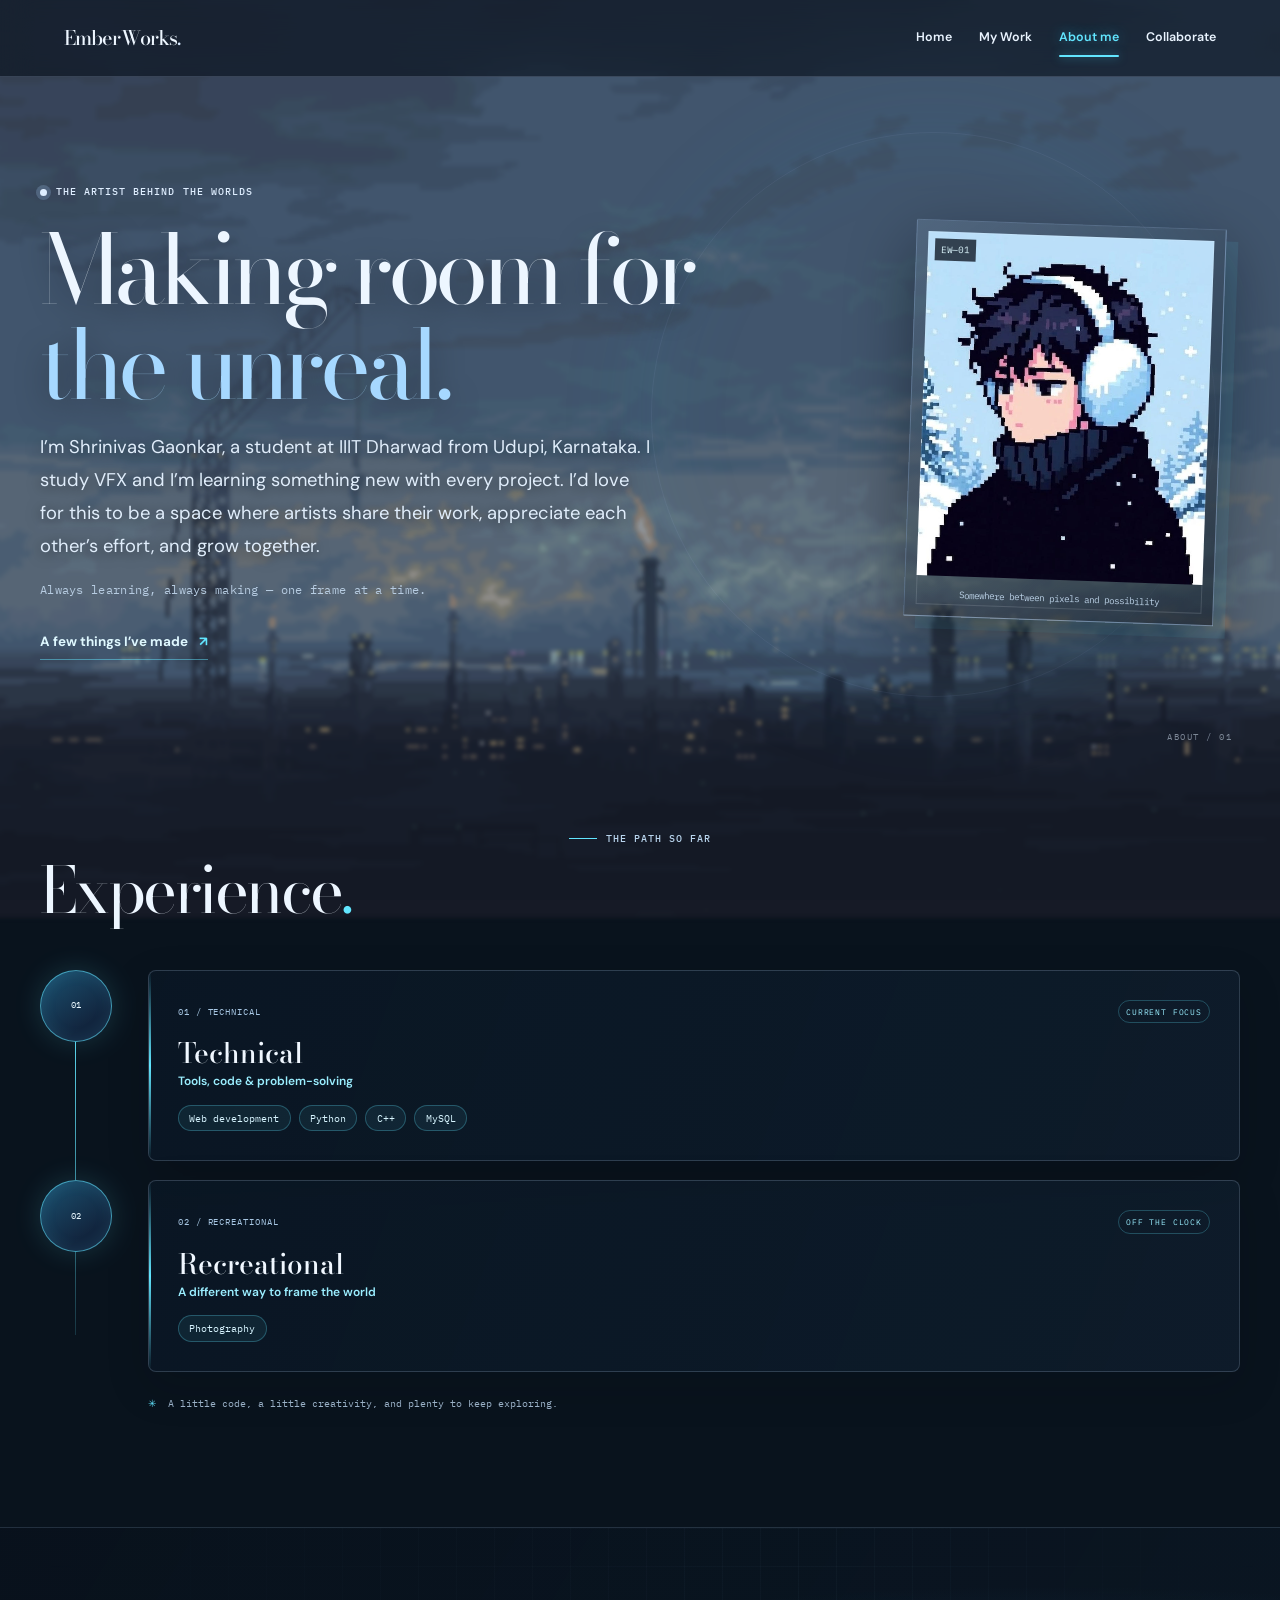
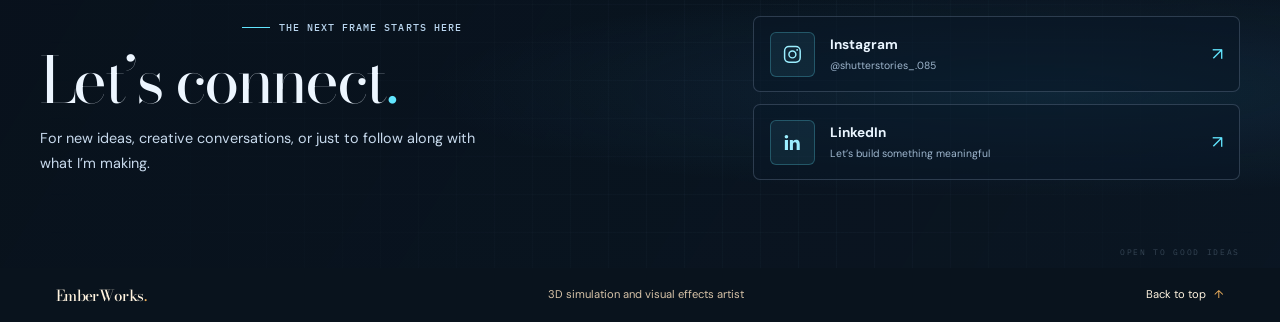
<file: about.html>
<!doctype html>
<html lang="en">
  <head>
    <!-- Google tag (gtag.js) -->
    <script async src="https://www.googletagmanager.com/gtag/js?id=G-QRYQ01DBH3"></script>
    <script>
      window.dataLayer = window.dataLayer || [];
      function gtag(){dataLayer.push(arguments);}
      gtag('js', new Date());
      gtag('config', 'G-QRYQ01DBH3');
    </script>
    <meta charset="utf-8">
    <meta name="viewport" content="width=device-width, initial-scale=1">
    <meta name="theme-color" content="#09131d">
    <meta name="description" content="Meet the 3D artist behind EmberWorks and explore a growing creative practice in visual effects and worldbuilding.">
    <meta property="og:type" content="website">
    <meta property="og:title" content="About me | EmberWorks">
    <meta property="og:description" content="A little about the 3D artist behind EmberWorks.">
    <title>About me | EmberWorks</title>
    <link rel="preconnect" href="https://fonts.googleapis.com">
    <link rel="preconnect" href="https://fonts.gstatic.com" crossorigin>
    <link href="https://fonts.googleapis.com/css2?family=Bodoni+Moda:opsz,wght@6..96,400;6..96,500;6..96,600&family=DM+Sans:wght@400;500;600;700;800&family=IBM+Plex+Mono:wght@400;500&display=swap" rel="stylesheet">
    <link rel="stylesheet" href="assets/css/styles.css">
    <link rel="stylesheet" href="assets/css/home-theme.css">
    <link rel="stylesheet" href="assets/css/about-theme.css">
    <script src="assets/js/main.js" defer></script>
  </head>
  <body class="about-document">
    <a class="skip-link" href="#main-content">Skip to content</a>
    <div class="portfolio-shell">
      <header class="site-header">
        <div class="container header-inner">
          <a class="site-logo" href="index.html" aria-label="EmberWorks, home">EmberWorks<span class="logo-mark">.</span></a>
          <button class="menu-toggle" type="button" aria-label="Open navigation menu" aria-expanded="false" aria-controls="primary-navigation">
            <span class="menu-toggle-line"></span>
            <span class="menu-toggle-line"></span>
          </button>
          <nav class="primary-navigation" id="primary-navigation" aria-label="Main navigation">
            <a class="nav-link" href="index.html">Home</a>
            <a class="nav-link" href="work.html">My Work</a>
            <a class="nav-link" href="about.html" aria-current="page">About me</a>
            <a class="nav-link" href="collaborate.html">Collaborate</a>
          </nav>
        </div>
      </header>

      <main id="main-content" class="about-page">
        <section class="about-intro" aria-labelledby="about-title">
          <div class="container about-intro-layout">
            <div class="about-copy">
              <p class="eyebrow"><span class="status-dot"></span> THE ARTIST BEHIND THE WORLDS</p>
              <h1 class="about-title" id="about-title">Making room for <span>the unreal.</span></h1>
              <p class="about-lede">I’m Shrinivas Gaonkar, a student at IIIT Dharwad from Udupi, Karnataka. I study VFX and I’m learning something new with every project. I’d love for this to be a space where artists share their work, appreciate each other’s effort, and grow together.</p>
              <p class="about-note">Always learning, always making — one frame at a time.</p>
              <a class="about-work-link" href="work.html">A few things I’ve made <span aria-hidden="true">↗</span></a>
            </div>
            <figure class="about-portrait">
              <span class="portrait-index" aria-hidden="true">EW—01</span>
              <img src="assets/images/about-pixel-artist.png" alt="Pixel-art artist wearing a wide-brimmed hat beneath a bright sky">
              <figcaption>Somewhere between pixels and possibility</figcaption>
            </figure>
          </div>
          <div class="about-intro-mark" aria-hidden="true">ABOUT / 01</div>
        </section>

        <section class="about-experience" aria-labelledby="experience-title">
          <div class="container">
            <div class="experience-heading">
              <p class="eyebrow"><span class="eyebrow-rule"></span> THE PATH SO FAR</p>
              <h2 class="experience-title" id="experience-title">Experience<span>.</span></h2>
            </div>
            <ol class="experience-list">
              <li class="experience-item">
                <div class="experience-marker"><span>01</span></div>
                <article class="experience-card">
                  <div class="experience-card-top">
                    <p class="experience-type">01 / TECHNICAL</p>
                    <span class="experience-status">CURRENT FOCUS</span>
                  </div>
                  <h3>Technical</h3>
                  <p class="experience-place">Tools, code &amp; problem-solving</p>
                  <ul class="experience-skills" aria-label="Technical skills">
                    <li>Web development</li>
                    <li>Python</li>
                    <li>C++</li>
                    <li>MySQL</li>
                  </ul>
                </article>
              </li>
              <li class="experience-item">
                <div class="experience-marker"><span>02</span></div>
                <article class="experience-card">
                  <div class="experience-card-top">
                    <p class="experience-type">02 / RECREATIONAL</p>
                    <span class="experience-status">OFF THE CLOCK</span>
                  </div>
                  <h3>Recreational</h3>
                  <p class="experience-place">A different way to frame the world</p>
                  <ul class="experience-skills" aria-label="Recreational interests">
                    <li>Photography</li>
                  </ul>
                </article>
              </li>
            </ol>
            <p class="experience-footnote"><span aria-hidden="true">✳</span> A little code, a little creativity, and plenty to keep exploring.</p>
          </div>
        </section>

        <section class="about-connect" aria-labelledby="connect-title">
          <div class="container connect-layout">
            <div class="connect-copy">
              <p class="eyebrow"><span class="eyebrow-rule"></span> THE NEXT FRAME STARTS HERE</p>
              <h2 class="connect-title" id="connect-title">Let’s connect<span>.</span></h2>
              <p>For new ideas, creative conversations, or just to follow along with what I’m making.</p>
            </div>
            <div class="connect-links" aria-label="Social profiles">
              <a class="connect-link" href="https://www.instagram.com/shutterstories_.085/" target="_blank" rel="noopener noreferrer" aria-label="Visit my Instagram profile (opens in a new tab)">
                <span class="connect-icon" aria-hidden="true">
                  <svg viewBox="0 0 24 24" fill="none" xmlns="http://www.w3.org/2000/svg">
                    <rect x="3" y="3" width="18" height="18" rx="5" stroke="currentColor" stroke-width="1.7"/>
                    <circle cx="12" cy="12" r="4" stroke="currentColor" stroke-width="1.7"/>
                    <circle cx="17.5" cy="6.8" r="1.1" fill="currentColor"/>
                  </svg>
                </span>
                <span class="connect-link-copy"><strong>Instagram</strong><small>@shutterstories_.085</small></span>
                <span class="connect-arrow" aria-hidden="true">↗</span>
              </a>
              <a class="connect-link" href="https://www.linkedin.com/in/shrinivas-gaonkar-b0a633377?utm_source=share_via&amp;utm_content=profile&amp;utm_medium=member_android" target="_blank" rel="noopener noreferrer" aria-label="Visit my LinkedIn profile (opens in a new tab)">
                <span class="connect-icon" aria-hidden="true">
                  <svg viewBox="0 0 24 24" fill="currentColor" xmlns="http://www.w3.org/2000/svg">
                    <path d="M5.1 3.4a2.1 2.1 0 1 0 0 4.2 2.1 2.1 0 0 0 0-4.2ZM3.3 9.2h3.6v11.5H3.3V9.2Zm5.8 0h3.4v1.6h.1c.5-.9 1.7-2 3.5-2 3.7 0 4.4 2.4 4.4 5.5v6.4h-3.6V15c0-1.4 0-3.2-2-3.2s-2.3 1.5-2.3 3.1v5.8H9.1V9.2Z"/>
                  </svg>
                </span>
                <span class="connect-link-copy"><strong>LinkedIn</strong><small>Let’s build something meaningful</small></span>
                <span class="connect-arrow" aria-hidden="true">↗</span>
              </a>
            </div>
          </div>
          <span class="connect-watermark" aria-hidden="true">OPEN TO GOOD IDEAS</span>
        </section>
      </main>

      <footer class="site-footer">
        <div class="container footer-inner">
          <a class="site-logo footer-logo" href="index.html" aria-label="EmberWorks, back to home">EmberWorks<span class="logo-mark">.</span></a>
          <p class="footer-note">3D simulation and visual effects artist</p>
          <a class="back-to-top" href="#top">Back to top <span aria-hidden="true">↑</span></a>
        </div>
      </footer>
    </div>
  </body>
</html>
</file>
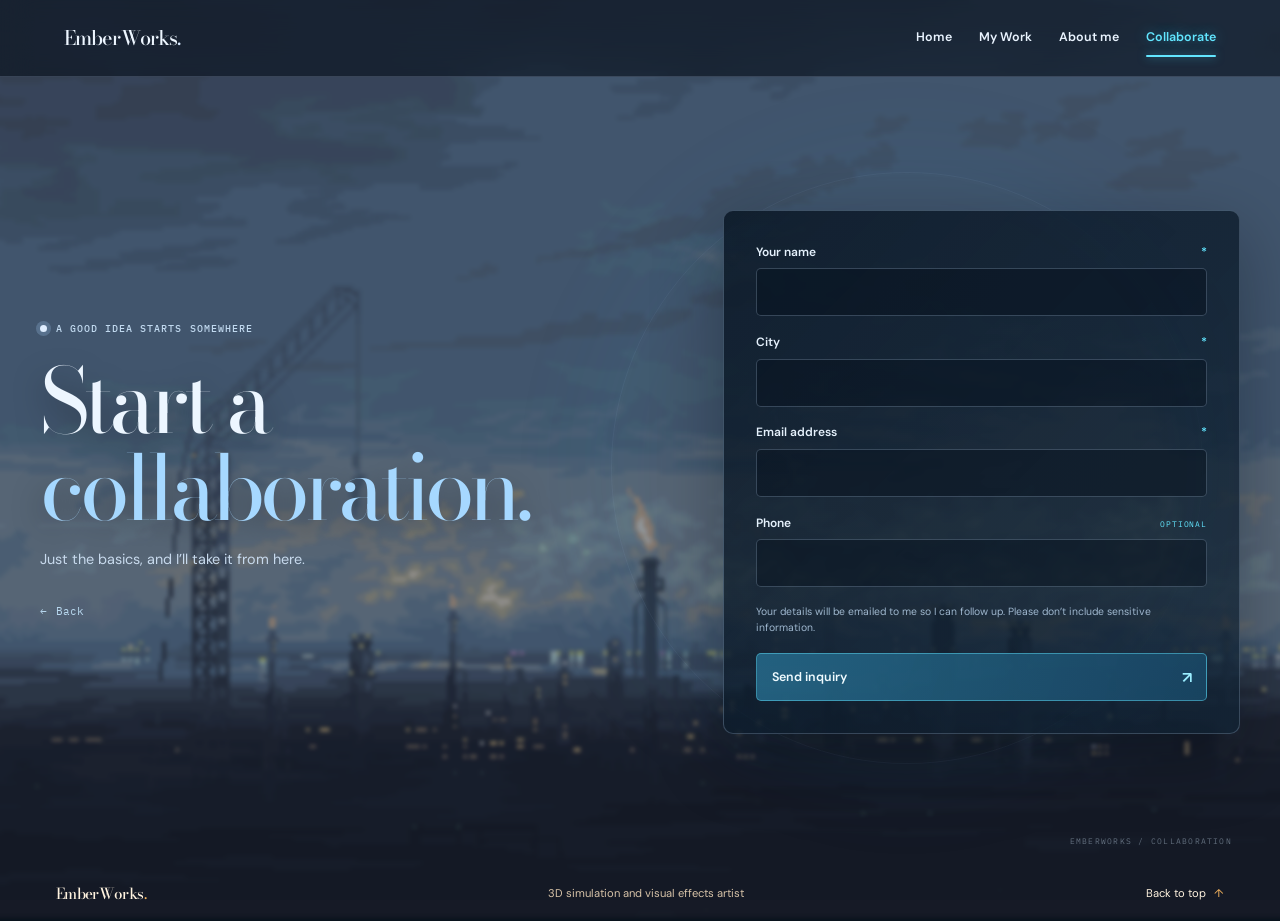
<file: collaborate-form.html>
<!doctype html>
<html lang="en">
  <head>
    <!-- Google tag (gtag.js) -->
    <script async src="https://www.googletagmanager.com/gtag/js?id=G-QRYQ01DBH3"></script>
    <script>
      window.dataLayer = window.dataLayer || [];
      function gtag(){dataLayer.push(arguments);}
      gtag('js', new Date());
      gtag('config', 'G-QRYQ01DBH3');
    </script>
    <meta charset="utf-8">
    <meta name="viewport" content="width=device-width, initial-scale=1">
    <meta name="theme-color" content="#09131d">
    <meta name="description" content="Share your details to start a collaboration with EmberWorks.">
    <meta property="og:type" content="website">
    <meta property="og:title" content="Start a collaboration | EmberWorks">
    <meta property="og:description" content="A simple way to start a creative conversation with EmberWorks.">
    <title>Start a collaboration | EmberWorks</title>
    <link rel="preconnect" href="https://fonts.googleapis.com">
    <link rel="preconnect" href="https://fonts.gstatic.com" crossorigin>
    <link href="https://fonts.googleapis.com/css2?family=Bodoni+Moda:opsz,wght@6..96,400;6..96,500;6..96,600&family=DM+Sans:wght@400;500;600;700;800&family=IBM+Plex+Mono:wght@400;500&display=swap" rel="stylesheet">
    <link rel="stylesheet" href="assets/css/styles.css">
    <link rel="stylesheet" href="assets/css/home-theme.css">
    <link rel="stylesheet" href="assets/css/collaborate-theme.css">
    <link rel="stylesheet" href="assets/css/collaborate-form-theme.css">
    <script src="assets/js/main.js" defer></script>
  </head>
  <body class="collaborate-document">
    <a class="skip-link" href="#main-content">Skip to content</a>
    <div class="portfolio-shell">
      <header class="site-header">
        <div class="container header-inner">
          <a class="site-logo" href="index.html" aria-label="EmberWorks, home">EmberWorks<span class="logo-mark">.</span></a>
          <button class="menu-toggle" type="button" aria-label="Open navigation menu" aria-expanded="false" aria-controls="primary-navigation">
            <span class="menu-toggle-line"></span>
            <span class="menu-toggle-line"></span>
          </button>
          <nav class="primary-navigation" id="primary-navigation" aria-label="Main navigation">
            <a class="nav-link" href="index.html">Home</a>
            <a class="nav-link" href="work.html">My Work</a>
            <a class="nav-link" href="about.html">About me</a>
            <a class="nav-link" href="collaborate.html" aria-current="page">Collaborate</a>
          </nav>
        </div>
      </header>

      <main id="main-content" class="collaboration-form-page">
        <section class="collaboration-form-section" aria-labelledby="form-title">
          <div class="container collaboration-form-layout">
            <div class="collaboration-form-heading">
              <p class="eyebrow"><span class="status-dot"></span> A GOOD IDEA STARTS SOMEWHERE</p>
              <h1 id="form-title">Start a <span>collaboration.</span></h1>
              <p>Just the basics, and I’ll take it from here.</p>
              <a class="form-back-link" href="collaborate.html"><span aria-hidden="true">←</span> Back</a>
            </div>

            <form class="collaboration-form" id="collaboration-form">
              <div class="form-field">
                <label for="collab-name">Your name <span aria-hidden="true">*</span></label>
                <input id="collab-name" name="name" type="text" autocomplete="name" required>
              </div>
              <div class="form-field">
                <label for="collab-city">City <span aria-hidden="true">*</span></label>
                <input id="collab-city" name="city" type="text" autocomplete="address-level2" required>
              </div>
              <div class="form-field">
                <label for="collab-email">Email address <span aria-hidden="true">*</span></label>
                <input id="collab-email" name="email" type="email" autocomplete="email" required>
              </div>
              <div class="form-field">
                <label for="collab-phone">Phone <span class="optional-label">OPTIONAL</span></label>
                <input id="collab-phone" name="phone" type="tel" autocomplete="tel">
              </div>
              <p class="form-privacy-note">Your details will be emailed to me so I can follow up. Please don’t include sensitive information.</p>
              <button class="form-submit" type="submit">
                <span>Send inquiry</span>
                <span aria-hidden="true">↗</span>
              </button>
              <p class="form-status" id="collaboration-form-status" role="status" aria-live="polite" hidden></p>
            </form>
          </div>
          <span class="form-page-mark" aria-hidden="true">EMBERWORKS / COLLABORATION</span>
        </section>
      </main>

      <footer class="site-footer">
        <div class="container footer-inner">
          <a class="site-logo footer-logo" href="index.html" aria-label="EmberWorks, back to home">EmberWorks<span class="logo-mark">.</span></a>
          <p class="footer-note">3D simulation and visual effects artist</p>
          <a class="back-to-top" href="#top">Back to top <span aria-hidden="true">↑</span></a>
        </div>
      </footer>
    </div>
  </body>
</html>
</file>
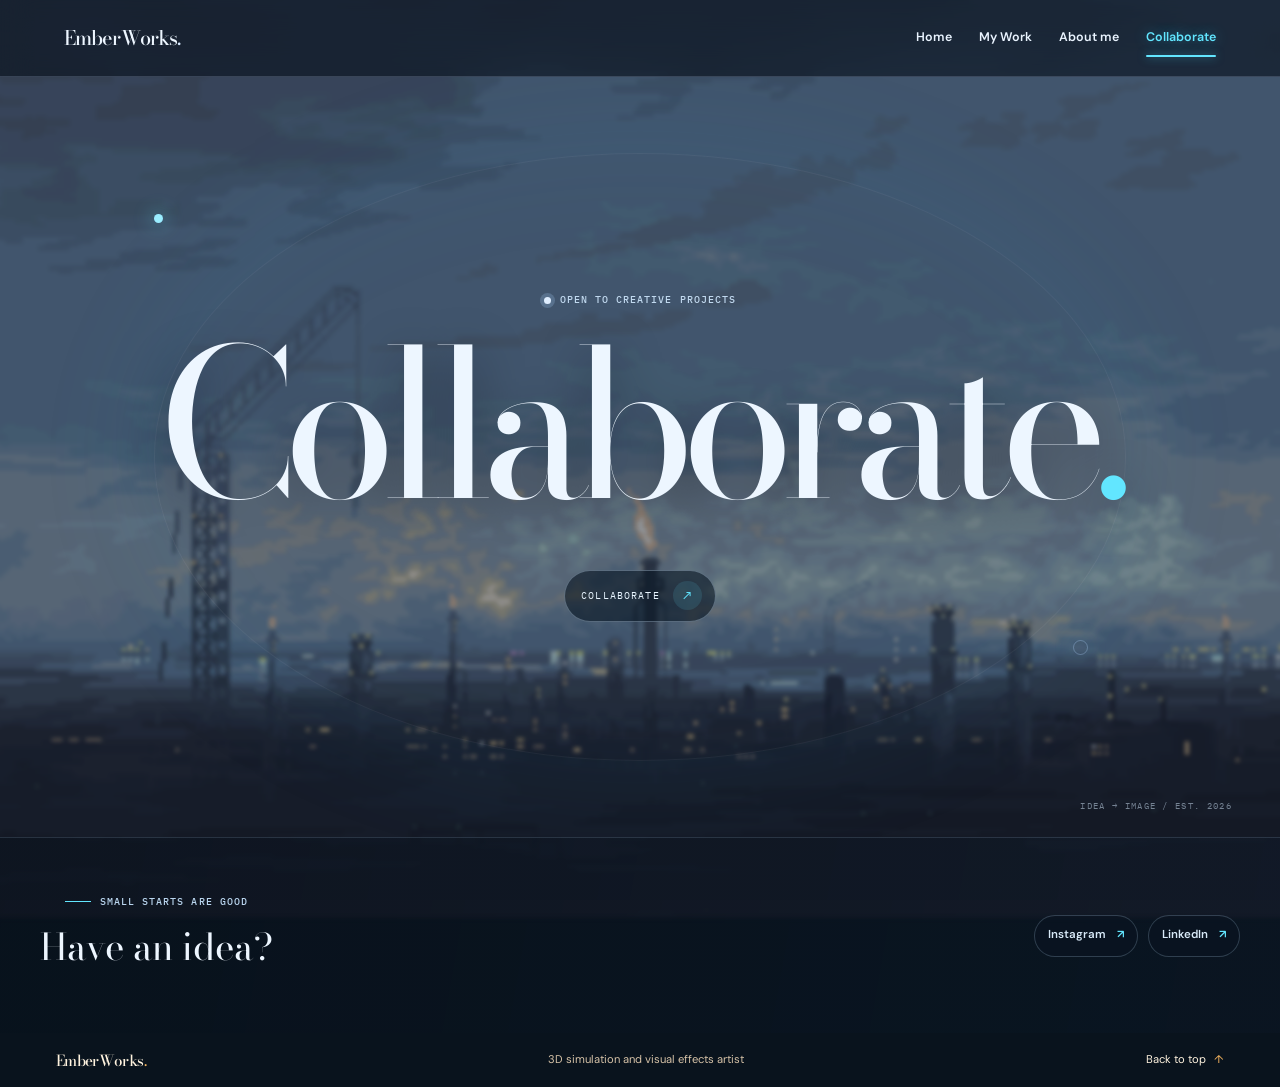
<file: collaborate.html>
<!doctype html>
<html lang="en">
  <head>
    <!-- Google tag (gtag.js) -->
    <script async src="https://www.googletagmanager.com/gtag/js?id=G-QRYQ01DBH3"></script>
    <script>
      window.dataLayer = window.dataLayer || [];
      function gtag(){dataLayer.push(arguments);}
      gtag('js', new Date());
      gtag('config', 'G-QRYQ01DBH3');
    </script>
    <meta charset="utf-8">
    <meta name="viewport" content="width=device-width, initial-scale=1">
    <meta name="theme-color" content="#09131d">
    <meta name="description" content="Collaborate with EmberWorks on visual effects, 3D environments, and creative experiments.">
    <meta property="og:type" content="website">
    <meta property="og:title" content="Collaborate | EmberWorks">
    <meta property="og:description" content="Have an idea? Let's make something together.">
    <title>Collaborate | EmberWorks</title>
    <link rel="preconnect" href="https://fonts.googleapis.com">
    <link rel="preconnect" href="https://fonts.gstatic.com" crossorigin>
    <link href="https://fonts.googleapis.com/css2?family=Bodoni+Moda:opsz,wght@6..96,400;6..96,500;6..96,600&family=DM+Sans:wght@400;500;600;700;800&family=IBM+Plex+Mono:wght@400;500&display=swap" rel="stylesheet">
    <link rel="stylesheet" href="assets/css/styles.css">
    <link rel="stylesheet" href="assets/css/home-theme.css">
    <link rel="stylesheet" href="assets/css/collaborate-theme.css">
    <script src="assets/js/main.js" defer></script>
  </head>
  <body class="collaborate-document">
    <a class="skip-link" href="#main-content">Skip to content</a>
    <div class="portfolio-shell">
      <header class="site-header">
        <div class="container header-inner">
          <a class="site-logo" href="index.html" aria-label="EmberWorks, home">EmberWorks<span class="logo-mark">.</span></a>
          <button class="menu-toggle" type="button" aria-label="Open navigation menu" aria-expanded="false" aria-controls="primary-navigation">
            <span class="menu-toggle-line"></span>
            <span class="menu-toggle-line"></span>
          </button>
          <nav class="primary-navigation" id="primary-navigation" aria-label="Main navigation">
            <a class="nav-link" href="index.html">Home</a>
            <a class="nav-link" href="work.html">My Work</a>
            <a class="nav-link" href="about.html">About me</a>
            <a class="nav-link" href="collaborate.html" aria-current="page">Collaborate</a>
          </nav>
        </div>
      </header>

      <main id="main-content" class="collaborate-page">
        <section class="collaborate-hero" aria-labelledby="collaborate-title">
          <div class="collaborate-orbit collaborate-orbit-one" aria-hidden="true"></div>
          <div class="collaborate-orbit collaborate-orbit-two" aria-hidden="true"></div>
          <div class="collaborate-hero-content">
            <p class="eyebrow"><span class="status-dot"></span> OPEN TO CREATIVE PROJECTS</p>
            <h1 id="collaborate-title">Collaborate<span>.</span></h1>
            <a class="collaborate-invite" href="collaborate-form.html">
              <span>COLLABORATE</span>
              <span class="collaborate-invite-arrow" aria-hidden="true">↗</span>
            </a>
          </div>
          <span class="collaborate-coordinate" aria-hidden="true">IDEA → IMAGE / EST. 2026</span>
        </section>

        <section class="collaborate-connect" id="connect" aria-labelledby="connect-title">
          <div class="container collaborate-connect-inner">
            <div>
              <p class="eyebrow"><span class="eyebrow-rule"></span> SMALL STARTS ARE GOOD</p>
              <h2 id="connect-title">Have an idea?</h2>
            </div>
            <div class="collaborate-socials" aria-label="Ways to connect">
              <a href="https://www.instagram.com/shutterstories_.085/" target="_blank" rel="noopener noreferrer" aria-label="Message me on Instagram (opens in a new tab)">
                Instagram <span aria-hidden="true">↗</span>
              </a>
              <a href="https://www.linkedin.com/in/shrinivas-gaonkar-b0a633377?utm_source=share_via&amp;utm_content=profile&amp;utm_medium=member_android" target="_blank" rel="noopener noreferrer" aria-label="Connect with me on LinkedIn (opens in a new tab)">
                LinkedIn <span aria-hidden="true">↗</span>
              </a>
            </div>
          </div>
        </section>
      </main>

      <footer class="site-footer">
        <div class="container footer-inner">
          <a class="site-logo footer-logo" href="index.html" aria-label="EmberWorks, back to home">EmberWorks<span class="logo-mark">.</span></a>
          <p class="footer-note">3D simulation and visual effects artist</p>
          <a class="back-to-top" href="#top">Back to top <span aria-hidden="true">↑</span></a>
        </div>
      </footer>
    </div>
  </body>
</html>
</file>
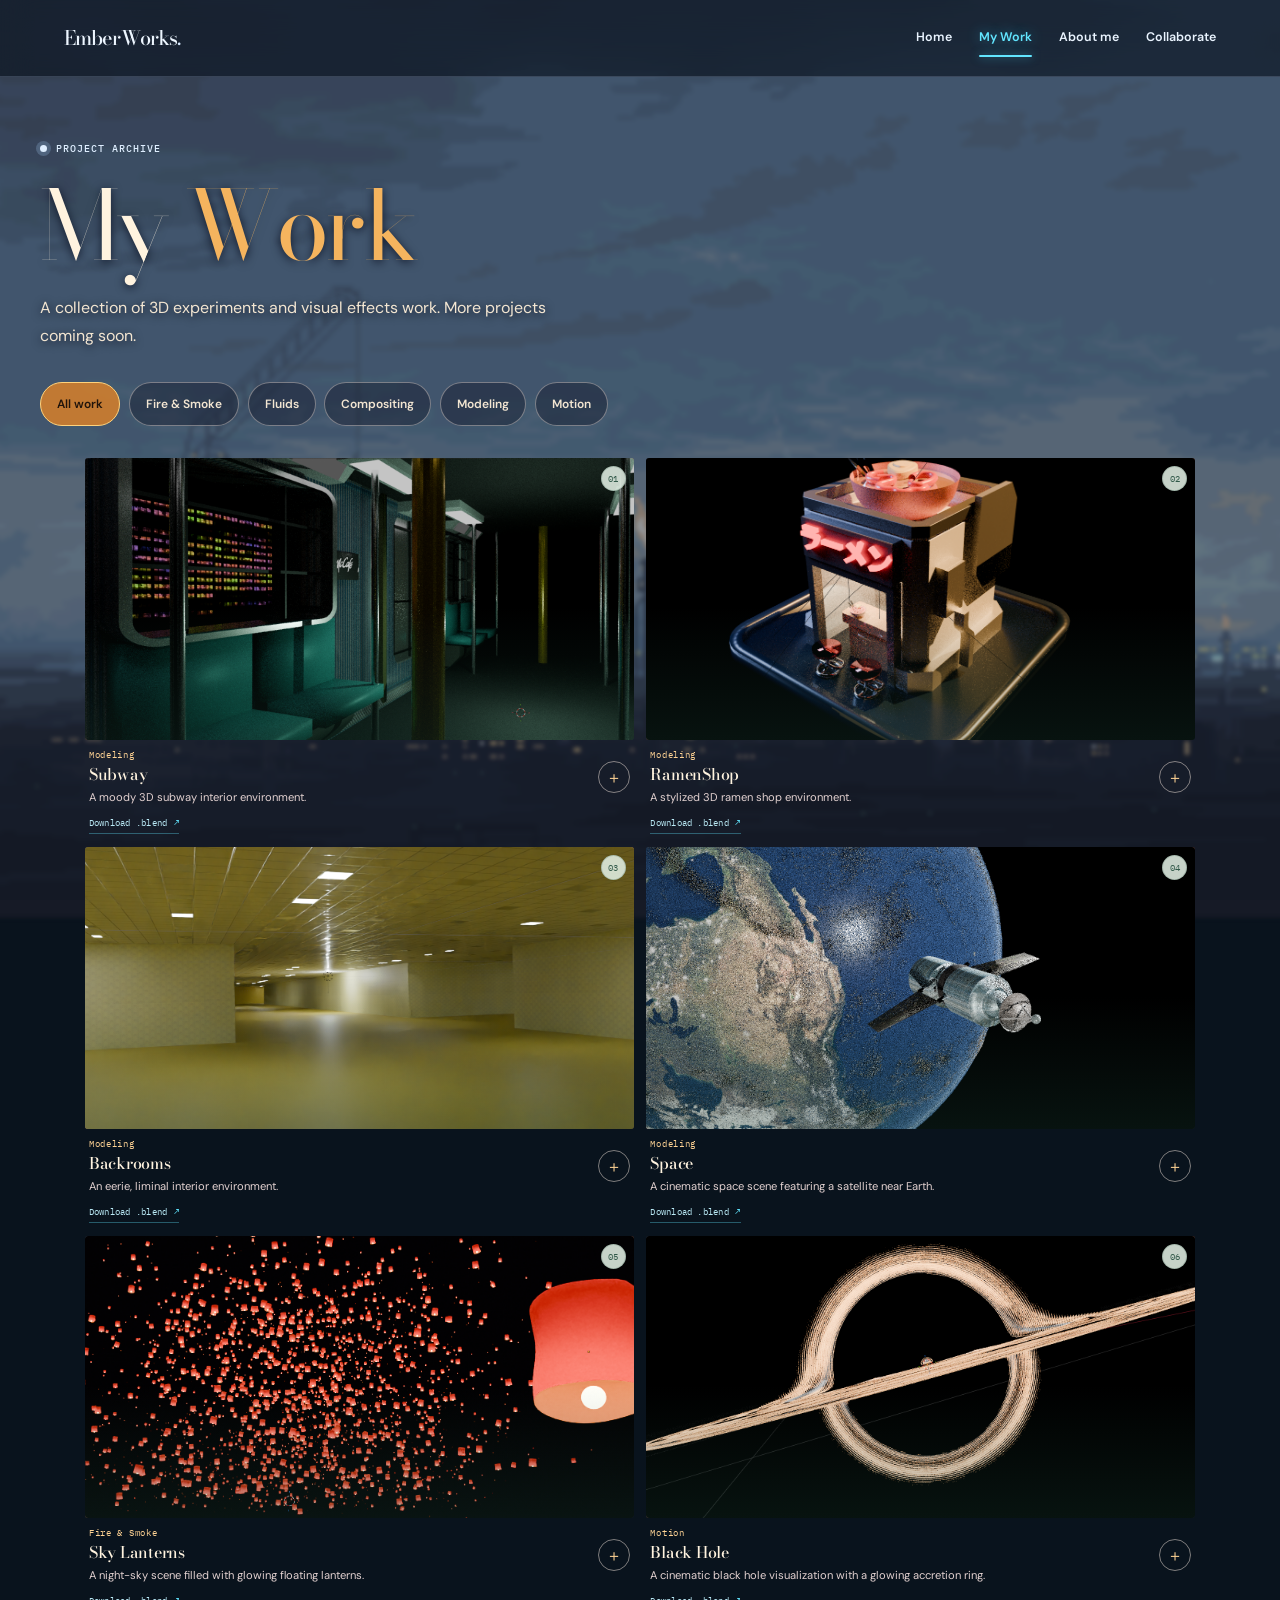
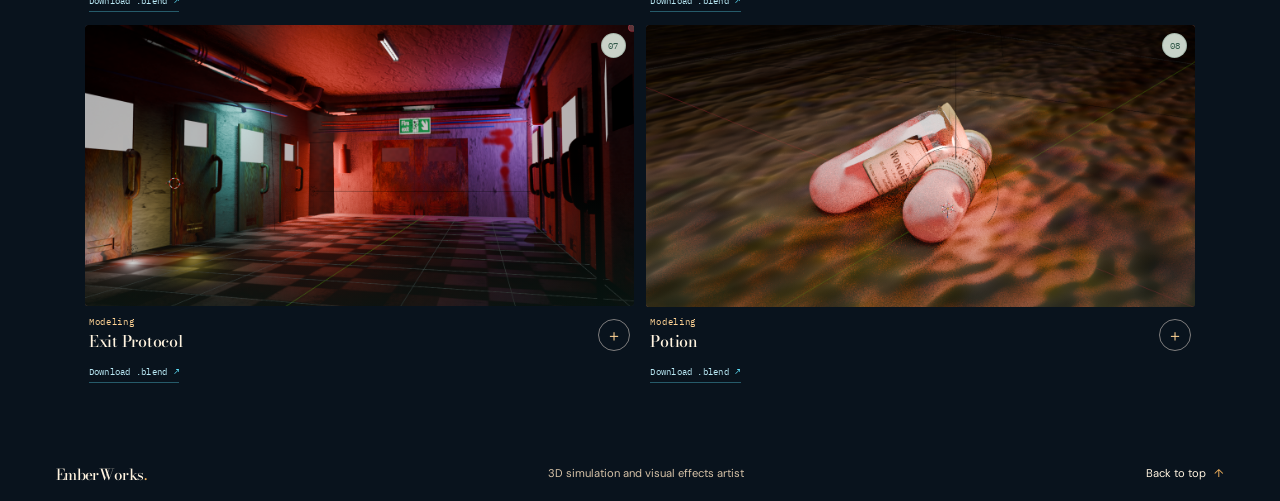
<file: work.html>
<!doctype html>
<html lang="en">
  <head>
    <!-- Google tag (gtag.js) -->
    <script async src="https://www.googletagmanager.com/gtag/js?id=G-QRYQ01DBH3"></script>
    <script>
      window.dataLayer = window.dataLayer || [];
      function gtag(){dataLayer.push(arguments);}
      gtag('js', new Date());
      gtag('config', 'G-QRYQ01DBH3');
    </script>
    <meta charset="utf-8">
    <meta name="viewport" content="width=device-width, initial-scale=1">
    <meta name="theme-color" content="#100D09">
    <meta name="description" content="Explore EmberWorks projects in fire and smoke, fluids, compositing, modeling, and motion.">
    <meta property="og:type" content="website">
    <meta property="og:title" content="My Work | EmberWorks">
    <meta property="og:description" content="A collection of 3D simulation and visual effects work made with Blender.">
    <title>My Work | EmberWorks</title>
    <link rel="preconnect" href="https://fonts.googleapis.com">
    <link rel="preconnect" href="https://fonts.gstatic.com" crossorigin>
    <link href="https://fonts.googleapis.com/css2?family=Bodoni+Moda:opsz,wght@6..96,400;6..96,500;6..96,600&family=DM+Sans:wght@400;500;600;700;800&family=IBM+Plex+Mono:wght@400;500&display=swap" rel="stylesheet">
    <link rel="stylesheet" href="assets/css/styles.css">
    <link rel="stylesheet" href="assets/css/home-theme.css">
    <script src="projects.js" defer></script>
    <script src="assets/js/main.js" defer></script>
  </head>
  <body class="work-document">
    <a class="skip-link" href="#main-content">Skip to content</a>
    <div class="portfolio-shell">
      <header class="site-header">
        <div class="container header-inner">
          <a class="site-logo" href="index.html" aria-label="EmberWorks, home">EmberWorks<span class="logo-mark">.</span></a>
          <button class="menu-toggle" type="button" aria-label="Open navigation menu" aria-expanded="false" aria-controls="primary-navigation">
            <span class="menu-toggle-line"></span>
            <span class="menu-toggle-line"></span>
          </button>
          <nav class="primary-navigation" id="primary-navigation" aria-label="Main navigation">
            <a class="nav-link" href="index.html">Home</a>
            <a class="nav-link" href="work.html" aria-current="page">My Work</a>
            <a class="nav-link" href="about.html">About me</a>
            <a class="nav-link" href="collaborate.html">Collaborate</a>
          </nav>
        </div>
      </header>

      <main id="main-content">
        <section class="work-page section" aria-labelledby="work-title">
          <div class="container">
            <div class="work-page-heading">
              <p class="eyebrow"><span class="status-dot"></span> PROJECT ARCHIVE</p>
              <h1 class="section-title" id="work-title">My <span>Work</span></h1>
              <p class="work-page-intro">A collection of 3D experiments and visual effects work. More projects coming soon.</p>
            </div>
            <div class="work-filters" role="group" aria-label="Filter projects by category">
              <button class="work-filter is-active" type="button" data-filter="All" aria-pressed="true">All work</button>
              <button class="work-filter" type="button" data-filter="Fire & Smoke" aria-pressed="false">Fire &amp; Smoke</button>
              <button class="work-filter" type="button" data-filter="Fluids" aria-pressed="false">Fluids</button>
              <button class="work-filter" type="button" data-filter="Compositing" aria-pressed="false">Compositing</button>
              <button class="work-filter" type="button" data-filter="Modeling" aria-pressed="false">Modeling</button>
              <button class="work-filter" type="button" data-filter="Motion" aria-pressed="false">Motion</button>
            </div>
            <div class="featured-grid work-project-grid" id="work-projects" aria-live="polite"></div>
          </div>
        </section>
      </main>

      <footer class="site-footer">
        <div class="container footer-inner">
          <a class="site-logo footer-logo" href="index.html" aria-label="EmberWorks, back to home">EmberWorks<span class="logo-mark">.</span></a>
          <p class="footer-note">3D simulation and visual effects artist</p>
          <a class="back-to-top" href="#top">Back to top <span aria-hidden="true">↑</span></a>
        </div>
      </footer>
    </div>
  </body>
</html>
</file>
<file: assets/css/styles.css>
:root {
  color-scheme: dark;
  --color-background: #0C0B0A;
  --color-panel: #151412;
  --color-border: #2A2724;
  --color-text: #EDE8E0;
  --color-muted: #A39C91;
  --color-accent: #FF7A1A;
  --font-heading: "Barlow Condensed", sans-serif;
  --font-body: "DM Sans", sans-serif;
  --font-mono: "IBM Plex Mono", monospace;
  --content-width: 1200px;
  font-family: var(--font-body);
  background: var(--color-background);
  color: var(--color-text);
  font-synthesis: none;
  text-rendering: optimizeLegibility;
}

* {
  box-sizing: border-box;
}

html {
  min-width: 320px;
  scroll-behavior: smooth;
  scroll-padding-top: 6rem;
}

body {
  min-width: 320px;
  min-height: 100vh;
  margin: 0;
  display: flex;
  flex-direction: column;
  background: var(--color-background);
  color: var(--color-text);
  font-size: 1rem;
  line-height: 1.6;
}

body.menu-open {
  overflow: hidden;
}

a {
  color: inherit;
  text-decoration: none;
}

button,
a {
  -webkit-tap-highlight-color: transparent;
}

button {
  font: inherit;
}

img,
video {
  display: block;
  max-width: 100%;
}

.container {
  width: min(var(--content-width), calc(100% - 3rem));
  margin-inline: auto;
}

.skip-link {
  position: fixed;
  z-index: 100;
  top: 1rem;
  left: 1rem;
  padding: 0.75rem 1rem;
  transform: translateY(-180%);
  background: var(--color-accent);
  color: var(--color-background);
  font-weight: 700;
}

.skip-link:focus {
  transform: translateY(0);
}

:focus-visible {
  outline: 2px solid var(--color-accent);
  outline-offset: 4px;
}

.site-header {
  position: relative;
  z-index: 10;
  border-bottom: 1px solid var(--color-border);
  background: var(--color-background);
}

.header-inner {
  min-height: 76px;
  display: flex;
  align-items: center;
  justify-content: space-between;
  gap: 2rem;
}

.site-logo {
  flex: 0 0 auto;
  font-family: var(--font-heading);
  font-size: 1.7rem;
  font-weight: 700;
  letter-spacing: 0.045em;
  line-height: 1;
}

.logo-mark {
  color: var(--color-accent);
}

.primary-navigation {
  display: flex;
  align-items: center;
  gap: clamp(1rem, 2.4vw, 2.25rem);
}

.nav-link {
  position: relative;
  min-height: 44px;
  display: inline-flex;
  align-items: center;
  color: var(--color-muted);
  font-size: 0.9rem;
  transition: color 160ms ease;
}

.nav-link:hover,
.nav-link[aria-current="page"] {
  color: var(--color-text);
}

.nav-link[aria-current="page"]::after {
  position: absolute;
  right: 0;
  bottom: 0.25rem;
  left: 0;
  height: 2px;
  background: var(--color-accent);
  content: "";
}

.button {
  min-height: 48px;
  display: inline-flex;
  align-items: center;
  justify-content: center;
  padding: 0.75rem 1.25rem;
  border: 1px solid transparent;
  font-size: 0.9rem;
  font-weight: 700;
  transition: background-color 160ms ease, color 160ms ease, border-color 160ms ease;
}

.button-primary {
  background: var(--color-accent);
  color: var(--color-background);
}

.button-primary:hover {
  background: #ff9142;
}

.menu-toggle {
  width: 48px;
  height: 48px;
  display: none;
  flex-direction: column;
  align-items: center;
  justify-content: center;
  gap: 6px;
  padding: 0;
  border: 1px solid var(--color-border);
  background: transparent;
  color: var(--color-text);
  cursor: pointer;
}

.menu-toggle-line {
  width: 20px;
  height: 2px;
  background: currentColor;
  transition: transform 160ms ease;
}

.menu-toggle[aria-expanded="true"] .menu-toggle-line:first-child {
  transform: translateY(4px) rotate(45deg);
}

.menu-toggle[aria-expanded="true"] .menu-toggle-line:last-child {
  transform: translateY(-4px) rotate(-45deg);
}

#main-content {
  flex: 1;
}

.home-hero {
  position: relative;
  min-height: min(780px, calc(100svh - 76px));
  min-height: max(620px, min(780px, calc(100svh - 76px)));
  display: flex;
  align-items: center;
  overflow: hidden;
  isolation: isolate;
  background: #100d0b;
}

.hero-art,
.hero-video,
.hero-shade {
  position: absolute;
  z-index: -1;
  inset: 0;
  width: 100%;
  height: 100%;
}

.hero-art {
  background:
    radial-gradient(ellipse at 72% 47%, rgb(255 107 30 / 23%), transparent 24%),
    radial-gradient(ellipse at 78% 52%, rgb(214 73 26 / 18%), transparent 39%),
    radial-gradient(ellipse at 62% 72%, rgb(89 49 38 / 38%), transparent 43%),
    linear-gradient(105deg, #0c0b0a 12%, #17110e 58%, #21110b);
}

.hero-art::after {
  position: absolute;
  inset: 0;
  background: repeating-linear-gradient(115deg, transparent 0 9%, rgb(255 226 206 / 2%) 9.1% 9.2%, transparent 9.3% 18%);
  content: "";
  opacity: 0.35;
}

.hero-video {
  object-fit: cover;
  opacity: 0;
  transition: opacity 500ms ease;
}

.hero-video.is-playing {
  opacity: 1;
}

.hero-shade {
  background: linear-gradient(90deg, rgb(12 11 10 / 94%) 0%, rgb(12 11 10 / 73%) 42%, rgb(12 11 10 / 15%) 100%),
    linear-gradient(0deg, rgb(12 11 10 / 62%), transparent 34%, rgb(12 11 10 / 12%));
}

.hero-content {
  position: relative;
  z-index: 1;
  padding-block: 6rem 8rem;
}

.eyebrow {
  display: flex;
  align-items: center;
  gap: 0.75rem;
  margin: 0;
  color: var(--color-muted);
  font-family: var(--font-mono);
  font-size: 0.7rem;
  letter-spacing: 0.13em;
  line-height: 1.5;
}

.status-dot {
  width: 7px;
  height: 7px;
  flex: 0 0 auto;
  border-radius: 50%;
  background: var(--color-accent);
  box-shadow: 0 0 14px rgb(255 122 26 / 70%);
}

.hero-content h1 {
  margin: 1.15rem 0 0;
  font-family: var(--font-heading);
  font-size: clamp(5.5rem, 15.5vw, 13rem);
  font-weight: 700;
  letter-spacing: -0.035em;
  line-height: 0.82;
}

.hero-period {
  color: var(--color-accent);
}

.hero-tagline {
  margin: 1.75rem 0 0;
  color: #d6cfc4;
  font-size: clamp(1.05rem, 2vw, 1.35rem);
}

.hero-actions {
  display: flex;
  flex-wrap: wrap;
  gap: 0.75rem;
  margin-top: 2rem;
}

.button-outline {
  border-color: rgb(237 232 224 / 34%);
  color: var(--color-text);
}

.button-outline:hover {
  border-color: var(--color-text);
  background: rgb(237 232 224 / 8%);
}

.hero-caption,
.hero-scroll,
.hero-video-hint {
  position: absolute;
  z-index: 1;
  margin: 0;
  color: #c2b9ad;
  font-family: var(--font-mono);
  font-size: 0.65rem;
  letter-spacing: 0.1em;
}

.hero-caption {
  right: max(1.5rem, calc((100vw - var(--content-width)) / 2));
  bottom: 2rem;
}

.hero-caption span {
  color: var(--color-accent);
}

.hero-scroll {
  bottom: 2rem;
  left: max(1.5rem, calc((100vw - var(--content-width)) / 2));
  display: inline-flex;
  align-items: center;
  gap: 0.75rem;
}

.hero-scroll span {
  width: 28px;
  height: 1px;
  background: var(--color-accent);
}

.hero-video-hint {
  right: max(1.5rem, calc((100vw - var(--content-width)) / 2));
  bottom: 3.5rem;
  display: none;
  color: var(--color-muted);
  letter-spacing: normal;
}

.hero-video-hint code {
  color: var(--color-text);
  font-family: var(--font-mono);
}

.showreel-unavailable .hero-video-hint {
  display: block;
}

.home-hero {
  min-height: max(680px, min(840px, calc(100svh - 76px)));
  background:
    radial-gradient(ellipse at 76% 50%, rgb(83 37 20 / 23%), transparent 43%),
    #0c0b0a;
}

.hero-art {
  background:
    linear-gradient(90deg, #0c0b0a 8%, rgb(12 11 10 / 90%) 38%, rgb(12 11 10 / 24%) 100%),
    radial-gradient(ellipse at 80% 55%, rgb(255 95 20 / 11%), transparent 41%),
    #0c0b0a;
}

.hero-art::after {
  background-image: linear-gradient(rgb(255 255 255 / 2.5%) 1px, transparent 1px),
    linear-gradient(90deg, rgb(255 255 255 / 2.5%) 1px, transparent 1px);
  background-size: 76px 76px;
  mask-image: linear-gradient(90deg, transparent 15%, #000 100%);
  opacity: 0.28;
}

.hero-visual {
  position: absolute;
  z-index: 1;
  top: 50%;
  right: max(14vw, calc((100vw - var(--content-width)) / 2 - 3rem));
  width: min(51vw, 700px);
  aspect-ratio: 1;
  transform: translateY(-50%);
  pointer-events: none;
}

.hero-nebula {
  position: absolute;
  inset: 12%;
  border-radius: 50%;
  background: radial-gradient(ellipse, rgb(255 92 16 / 19%), rgb(148 52 26 / 8%) 34%, transparent 68%);
  filter: blur(23px);
  animation: nebula-pulse 7s ease-in-out infinite alternate;
}

.hero-orb {
  position: absolute;
  top: 50%;
  left: 50%;
  width: 43%;
  aspect-ratio: 1;
  overflow: hidden;
  transform: translate(-50%, -50%);
  border-radius: 50%;
  background:
    radial-gradient(ellipse at 31% 26%, rgb(255 245 220 / 88%) 0 1%, transparent 9%),
    radial-gradient(ellipse at 31% 29%, #ffc17c 0, #ff7a1a 12%, #aa351b 31%, #3b1712 56%, #100d0c 72%);
  box-shadow:
    inset -27px -18px 40px rgb(0 0 0 / 78%),
    inset 12px 8px 22px rgb(255 196 132 / 41%),
    0 0 60px rgb(255 91 22 / 34%),
    0 0 140px rgb(255 91 22 / 18%);
  animation: orb-drift 8s ease-in-out infinite;
}

.hero-orb::before,
.hero-orb::after,
.hero-orb span {
  position: absolute;
  inset: -16%;
  border-radius: 50%;
  content: "";
}

.hero-orb::before {
  background: repeating-conic-gradient(from 12deg, transparent 0deg 7deg, rgb(255 207 148 / 15%) 8deg 9deg, transparent 10deg 19deg);
  filter: blur(5px);
  opacity: 0.72;
}

.hero-orb::after {
  inset: 3%;
  background: radial-gradient(ellipse at 22% 19%, rgb(255 255 255 / 30%), transparent 23%);
  mix-blend-mode: screen;
}

.hero-orb span {
  inset: 57% -10% -30%;
  transform: rotate(-26deg);
  background: linear-gradient(0deg, transparent, rgb(255 106 24 / 51%), transparent);
  filter: blur(9px);
}

.hero-orbit {
  position: absolute;
  top: 50%;
  left: 50%;
  width: 76%;
  height: 29%;
  border: 1px solid rgb(255 188 142 / 53%);
  border-radius: 50%;
  box-shadow: 0 0 18px rgb(255 104 37 / 14%), inset 0 0 15px rgb(255 104 37 / 8%);
}

.hero-orbit-one {
  transform: translate(-50%, -50%) rotate(-31deg);
}

.hero-orbit-two {
  width: 86%;
  height: 38%;
  transform: translate(-50%, -50%) rotate(43deg);
  border-color: rgb(244 213 194 / 31%);
  animation: orbit-spin 28s linear infinite;
}

.hero-sparks {
  position: absolute;
  inset: 7%;
  border-radius: 50%;
  background-image:
    radial-gradient(circle, #ffd7ae 0 1px, transparent 2px),
    radial-gradient(circle, #ff8c45 0 1px, transparent 2px),
    radial-gradient(circle, rgb(255 220 181 / 75%) 0 1px, transparent 2px);
  background-position: 11% 26%, 82% 33%, 69% 79%;
  background-size: 31% 37%, 43% 39%, 25% 41%;
  background-repeat: no-repeat;
  filter: drop-shadow(0 0 6px #ff7a1a);
  animation: sparks-drift 5s ease-in-out infinite alternate;
}

.hero-visual-label {
  position: absolute;
  top: 12%;
  right: 7%;
  margin: 0;
  color: rgb(237 232 224 / 62%);
  font-family: var(--font-mono);
  font-size: 0.62rem;
  letter-spacing: 0.14em;
}

.hero-content {
  z-index: 3;
}

.hero-content h1 {
  max-width: none;
  font-size: clamp(5rem, 9vw, 8rem);
  letter-spacing: -0.025em;
  text-shadow: 0 5px 45px rgb(0 0 0 / 56%);
}

.hero-tagline {
  max-width: 20rem;
}

.hero-caption,
.hero-scroll,
.hero-video-hint {
  z-index: 3;
}

.hero-shade {
  z-index: 0;
  background: linear-gradient(90deg, #0c0b0a 3%, rgb(12 11 10 / 91%) 27%, rgb(12 11 10 / 62%) 47%, rgb(12 11 10 / 6%) 78%),
    linear-gradient(0deg, rgb(12 11 10 / 76%), transparent 30%, rgb(12 11 10 / 35%));
}

.project-visual {
  background:
    radial-gradient(ellipse at 51% 70%, rgb(255 122 26 / 8%), transparent 41%),
    #12100e;
}

.project-visual::before {
  inset: 8%;
  border: 1px solid rgb(237 232 224 / 9%);
  border-radius: 50%;
  background: none;
  opacity: 0.6;
}

.project-visual::after {
  background: linear-gradient(0deg, rgb(12 11 10 / 65%), transparent 42%);
}

.visual-art {
  position: absolute;
  inset: 0;
  display: grid;
  place-items: center;
  overflow: hidden;
}

.art-halo,
.art-orbit,
.art-orb,
.art-satellite {
  position: absolute;
  display: block;
}

.art-halo {
  width: 62%;
  aspect-ratio: 1;
  border-radius: 50%;
  background: radial-gradient(circle, rgb(255 109 28 / 28%), rgb(255 109 28 / 8%) 38%, transparent 68%);
  filter: blur(15px);
}

.art-orb {
  width: 25%;
  aspect-ratio: 1;
  border-radius: 50%;
  background: radial-gradient(circle at 30% 25%, #ffdbb2, #ff8b38 14%, #a84323 43%, #1b1210 76%);
  box-shadow: inset -13px -10px 18px rgb(0 0 0 / 64%), 0 0 30px rgb(255 110 31 / 34%);
  transition: transform 500ms cubic-bezier(0.2, 0.65, 0.3, 1);
}

.art-orbit {
  width: 52%;
  height: 25%;
  border: 1px solid rgb(255 190 147 / 48%);
  border-radius: 50%;
  transform: rotate(-29deg);
}

.art-satellite {
  width: 5px;
  aspect-ratio: 1;
  margin: -22% 0 0 43%;
  border-radius: 50%;
  background: #ffe0c5;
  box-shadow: 0 0 10px 3px rgb(255 122 26 / 75%);
}

.theme-fluid .art-orb {
  background: radial-gradient(circle at 30% 25%, #daffff, #78c6cf 14%, #297d90 43%, #10262b 76%);
  box-shadow: inset -13px -10px 18px rgb(0 0 0 / 64%), 0 0 30px rgb(55 187 206 / 32%);
}

.theme-fluid .art-halo {
  background: radial-gradient(circle, rgb(64 201 219 / 26%), transparent 66%);
}

.theme-fluid .art-orbit {
  border-color: rgb(154 228 232 / 50%);
}

.theme-compositing .art-orb {
  width: 31%;
  border-radius: 37% 63% 61% 39% / 48% 41% 59% 52%;
  background: radial-gradient(circle at 35% 28%, #fff0d8, #c79970 15%, #573b30 46%, #161110 76%);
  transform: rotate(-23deg);
}

.theme-compositing .art-orbit {
  width: 40%;
  height: 34%;
  border-color: rgb(223 190 157 / 38%);
  transform: rotate(37deg);
}

.theme-motion .art-orb {
  width: 21%;
  border-radius: 3px;
  transform: rotate(45deg);
  background: linear-gradient(135deg, #ffe1c5, #ff7a1a 25%, #5e2718 75%);
  box-shadow: 0 0 36px rgb(255 110 31 / 38%);
}

.theme-motion .art-orbit {
  width: 40%;
  height: 40%;
  border-radius: 0;
  transform: rotate(45deg);
  border-color: rgb(255 190 147 / 38%);
}

.theme-motion .art-satellite {
  margin: -28% 0 0 25%;
}

.project-card-link:hover .art-orb {
  transform: scale(1.16) rotate(8deg);
}

.project-card-link:hover .theme-compositing .art-orb {
  transform: scale(1.16) rotate(-15deg);
}

.project-card-link:hover .theme-motion .art-orb {
  transform: scale(1.16) rotate(58deg);
}

.visual-placeholder {
  position: absolute;
  right: 0.8rem;
  bottom: 0.75rem;
  padding: 0.25rem 0.45rem;
  border: 1px solid rgb(237 232 224 / 20%);
  background: rgb(12 11 10 / 62%);
  font-size: 0.55rem;
  letter-spacing: 0.1em;
}

.project-visual img {
  z-index: 1;
}

.project-visual img ~ .visual-placeholder {
  display: none;
}

@keyframes orb-drift {
  0%, 100% { transform: translate(-50%, -50%) translateY(-7px) rotate(-5deg); }
  50% { transform: translate(-50%, -50%) translateY(9px) rotate(4deg); }
}

@keyframes orbit-spin {
  from { transform: translate(-50%, -50%) rotate(43deg); }
  to { transform: translate(-50%, -50%) rotate(403deg); }
}

@keyframes nebula-pulse {
  from { transform: scale(0.94); opacity: 0.72; }
  to { transform: scale(1.08); opacity: 1; }
}

@keyframes sparks-drift {
  from { transform: translateY(3px); opacity: 0.58; }
  to { transform: translateY(-6px); opacity: 1; }
}

.section {
  padding-block: clamp(4.5rem, 9vw, 7.5rem);
}

.featured-section {
  background: var(--color-background);
}

.section-heading {
  display: flex;
  align-items: end;
  justify-content: space-between;
  gap: 2rem;
  margin-bottom: 2.5rem;
}

.eyebrow-rule {
  width: 42px;
  height: 1px;
  background: var(--color-accent);
}

.section-title {
  margin: 0.55rem 0 0;
  font-family: var(--font-heading);
  font-size: clamp(3rem, 7vw, 5.25rem);
  font-weight: 600;
  letter-spacing: 0.01em;
  line-height: 0.95;
}

.section-title span,
.intro-title span {
  color: var(--color-accent);
}

.text-link {
  min-height: 44px;
  display: inline-flex;
  align-items: center;
  gap: 0.6rem;
  color: var(--color-text);
  font-size: 0.88rem;
  font-weight: 600;
  transition: color 160ms ease;
}

.text-link span {
  color: var(--color-accent);
  transition: transform 160ms ease;
}

.text-link:hover {
  color: var(--color-accent);
}

.text-link:hover span {
  transform: translate(2px, -2px);
}

.featured-grid {
  display: grid;
  grid-template-columns: repeat(2, minmax(0, 1fr));
  gap: 2.75rem 1.5rem;
}

.project-card {
  min-width: 0;
}

.project-card-link {
  display: block;
  width: 100%;
  padding: 0;
  border: 0;
  background: transparent;
  color: inherit;
  font: inherit;
  text-align: left;
  cursor: zoom-in;
}

.project-visual {
  position: relative;
  width: 100%;
  aspect-ratio: 1.7;
  display: grid;
  place-items: center;
  overflow: hidden;
  border: 1px solid var(--color-border);
  background: var(--color-panel);
}

.project-visual::before,
.project-visual::after {
  position: absolute;
  inset: 0;
  content: "";
  pointer-events: none;
}

.project-visual::before {
  transition: transform 500ms cubic-bezier(0.2, 0.65, 0.3, 1);
}

.project-visual::after {
  background: linear-gradient(0deg, rgb(12 11 10 / 50%), transparent 52%);
}

.theme-fire::before {
  background: radial-gradient(ellipse at 55% 75%, rgb(255 110 25 / 58%), transparent 25%),
    radial-gradient(ellipse at 53% 65%, rgb(153 50 22 / 44%), transparent 43%),
    linear-gradient(140deg, #11100f 10%, #26140e 55%, #120f0d);
}

.theme-fluid::before {
  background: radial-gradient(ellipse at 58% 52%, rgb(110 154 169 / 47%), transparent 27%),
    radial-gradient(ellipse at 47% 69%, rgb(57 102 121 / 46%), transparent 45%),
    linear-gradient(135deg, #111211, #142025 62%, #0d1113);
}

.theme-compositing::before {
  background: radial-gradient(ellipse at 64% 46%, rgb(162 112 77 / 39%), transparent 24%),
    linear-gradient(130deg, #171310, #302119 50%, #11100e);
}

.theme-motion::before {
  background: radial-gradient(ellipse at 55% 52%, rgb(255 122 26 / 26%), transparent 23%),
    repeating-linear-gradient(135deg, transparent 0 12%, rgb(207 179 158 / 8%) 12.2% 12.5%, transparent 12.7% 24%),
    linear-gradient(135deg, #14110f, #25201b 55%, #100e0c);
}

.project-visual img {
  position: absolute;
  z-index: 0;
  inset: 0;
  width: 100%;
  height: 100%;
  object-fit: cover;
}

.visual-placeholder,
.project-index {
  position: relative;
  z-index: 1;
  color: rgb(237 232 224 / 62%);
  font-family: var(--font-mono);
  font-size: 0.65rem;
  letter-spacing: 0.14em;
}

.project-index {
  position: absolute;
  right: 1rem;
  bottom: 0.85rem;
  color: rgb(237 232 224 / 80%);
}

.project-card-link:hover .project-visual::before {
  transform: scale(1.06);
}

.project-meta {
  display: flex;
  align-items: center;
  justify-content: space-between;
  gap: 1rem;
  padding-top: 0.9rem;
}

.project-copy {
  display: block;
  min-width: 0;
}

.project-category {
  display: block;
  margin: 0 0 0.2rem;
  color: var(--color-accent);
  font-family: var(--font-mono);
  font-size: 0.68rem;
  letter-spacing: 0.08em;
}

.project-title {
  display: block;
  margin: 0;
  font-family: var(--font-heading);
  font-size: clamp(1.65rem, 3vw, 2rem);
  font-weight: 600;
  line-height: 1.1;
  text-transform: uppercase;
}

.project-summary {
  display: block;
  margin: 0.3rem 0 0;
  color: var(--color-muted);
  font-size: 0.85rem;
}

.project-arrow {
  width: 42px;
  height: 42px;
  flex: 0 0 auto;
  display: grid;
  place-items: center;
  border: 1px solid var(--color-border);
  color: var(--color-accent);
  transition: border-color 160ms ease, background-color 160ms ease;
}

.project-card-link:hover .project-arrow {
  border-color: var(--color-accent);
  background: rgb(255 122 26 / 8%);
}

.intro-section {
  padding-block: clamp(4.5rem, 9vw, 7.5rem);
  border-top: 1px solid var(--color-border);
  background: #11100f;
}

.intro-layout {
  display: grid;
  grid-template-columns: 0.8fr 1.5fr 0.7fr;
  align-items: start;
  gap: 2rem;
}

.intro-label {
  padding-top: 0.8rem;
}

.intro-title {
  max-width: 700px;
  margin: 0;
  font-family: var(--font-heading);
  font-size: clamp(2.8rem, 5.6vw, 5rem);
  font-weight: 600;
  letter-spacing: 0.005em;
  line-height: 0.98;
  text-transform: uppercase;
}

.intro-copy > p {
  max-width: 580px;
  margin: 1.4rem 0 0.75rem;
  color: var(--color-muted);
  line-height: 1.8;
}

.intro-discipline {
  display: grid;
  gap: 1rem;
  padding-top: 0.7rem;
  color: var(--color-muted);
  font-family: var(--font-mono);
  font-size: 0.65rem;
  letter-spacing: 0.09em;
}

.intro-discipline span::first-letter {
  color: var(--color-accent);
}

.site-footer {
  border-top: 1px solid var(--color-border);
  background: var(--color-background);
}

.footer-inner {
  min-height: 88px;
  display: flex;
  align-items: center;
  justify-content: space-between;
  gap: 1.5rem;
}

.footer-logo {
  font-size: 1.4rem;
}

.footer-note {
  margin: 0;
  color: var(--color-muted);
  font-size: 0.85rem;
}

.back-to-top {
  min-height: 44px;
  display: inline-flex;
  align-items: center;
  gap: 0.5rem;
  color: var(--color-muted);
  font-size: 0.85rem;
  transition: color 160ms ease;
}

.back-to-top:hover {
  color: var(--color-accent);
}

.back-to-top span {
  color: var(--color-accent);
}

@media (max-width: 760px) {
  .container {
    width: min(var(--content-width), calc(100% - 2rem));
  }

  .header-inner {
    min-height: 68px;
  }

  .home-hero {
    min-height: max(650px, calc(100svh - 68px));
  }

  .hero-content {
    padding-block: 4rem 8rem;
  }

  .hero-content h1 {
    font-size: clamp(5rem, 17vw, 8rem);
  }

  .hero-visual {
    top: 48%;
    right: -16%;
    width: 82vw;
    opacity: 0.72;
  }

  .hero-shade {
    background: linear-gradient(90deg, rgb(12 11 10 / 82%), rgb(12 11 10 / 48%) 68%, rgb(12 11 10 / 20%)),
      linear-gradient(0deg, rgb(12 11 10 / 76%), transparent 42%);
  }

  .section-heading {
    align-items: start;
  }

  .intro-layout {
    grid-template-columns: 1fr;
    gap: 1.5rem;
  }

  .intro-label {
    padding-top: 0;
  }

  .intro-discipline {
    grid-template-columns: repeat(3, minmax(0, 1fr));
    padding-top: 0.5rem;
  }

  .menu-toggle {
    display: flex;
  }

  .primary-navigation {
    position: absolute;
    top: 100%;
    right: 0;
    left: 0;
    display: none;
    align-items: stretch;
    gap: 0.25rem;
    padding: 0.75rem 1rem 1rem;
    border-bottom: 1px solid var(--color-border);
    background: var(--color-background);
  }

  .primary-navigation.is-open {
    display: flex;
    flex-direction: column;
  }

  .nav-link {
    padding-inline: 0.75rem;
  }

  .nav-link[aria-current="page"]::after {
    right: auto;
    bottom: 0.35rem;
    left: 0.75rem;
    width: 1.5rem;
  }

  .footer-inner {
    min-height: auto;
    flex-wrap: wrap;
    padding-block: 1.25rem;
  }

  .footer-note {
    order: 1;
    flex-basis: 100%;
  }
}

@media (max-width: 520px) {
  .home-hero {
    min-height: max(620px, calc(100svh - 68px));
  }

  .hero-content {
    padding-block: 4rem 6rem;
  }

  .hero-content h1 {
    font-size: clamp(4.5rem, 17vw, 6.2rem);
  }

  .hero-visual {
    top: 47%;
    right: -32%;
    width: 110vw;
    opacity: 0.55;
  }

  .hero-visual-label {
    right: 20%;
    font-size: 0.55rem;
  }

  .hero-tagline {
    max-width: 18rem;
  }

  .hero-caption {
    right: 1rem;
    bottom: 1.2rem;
  }

  .hero-scroll {
    bottom: 1.2rem;
    left: 1rem;
  }

  .hero-video-hint {
    right: 1rem;
    bottom: 2.6rem;
    font-size: 0.58rem;
  }

  .section-heading {
    flex-direction: column;
    gap: 0.75rem;
    margin-bottom: 1.75rem;
  }

  .featured-grid {
    grid-template-columns: 1fr;
    gap: 2rem;
  }

  .project-visual {
    aspect-ratio: 1.4;
  }

  .intro-discipline {
    grid-template-columns: 1fr;
    gap: 0.65rem;
  }
}

@media (prefers-reduced-motion: reduce) {
  *,
  *::before,
  *::after {
    scroll-behavior: auto !important;
    transition-duration: 0.01ms !important;
    animation-duration: 0.01ms !important;
    animation-iteration-count: 1 !important;
  }
}
</file>
<file: assets/css/home-theme.css>
:root {
  color-scheme: dark;
  background: transparent;
  --color-background: #0a1220;
  --color-panel: #111d2e;
  --color-border: #6d8cb3;
  --color-text: #edf6ff;
  --color-muted: #c6d8ef;
  --color-accent: #d6e8ff;
  --mint: #0e1e2d;
  --mint-light: #d7ebff;
  --deep-green: #edf6ff;
  --soft-green: #b9d6ff;
  --font-heading: "Bodoni Moda", serif;
  --font-body: "DM Sans", sans-serif;
  --font-mono: "IBM Plex Mono", monospace;
}

html {
  scroll-padding-top: 1.5rem;
  background: transparent;
}

body {
  display: block;
  position: relative;
  isolation: isolate;
  width: 100%;
  min-width: 320px;
  padding: 0;
  background-color: #09131d;
  background-image: none;
  color: var(--color-text);
}

body::before {
  position: fixed;
  z-index: -1;
  inset: 0;
  background:
    linear-gradient(rgb(175 212 255 / 8%), rgb(175 212 255 / 8%)),
    linear-gradient(rgb(8 17 28 / 34%), rgb(8 17 28 / 34%)),
    url("../images/industrial-skyline-bg.png") center / cover no-repeat;
  content: "";
  filter: grayscale(0.18) brightness(0.9) contrast(1.08) saturate(0.72) blur(2px);
  pointer-events: none;
  transform: scale(1.04);
}

body::after {
  position: fixed;
  z-index: -1;
  inset: 0;
  background: rgba(7, 16, 27, 0.08);
  content: "";
  pointer-events: none;
}

.portfolio-shell {
  width: 100%;
  min-height: 100vh;
  margin-inline: auto;
  overflow: clip;
  border: 0;
  border-radius: 0;
  background: transparent;
  box-shadow: none;
}

#main-content,
.section,
.work-page,
.home-hero {
  background: transparent;
}

@keyframes work-page-enter {
  from {
    opacity: 0;
  }

  to {
    opacity: 1;
  }
}

@keyframes page-exit-left {
  to {
    opacity: 0;
  }
}

.work-document #main-content,
.about-document #main-content,
.collaborate-document #main-content {
  animation: work-page-enter 400ms ease both;
}

#main-content.page-exit-left {
  animation: page-exit-left 400ms ease both;
  pointer-events: none;
}

.site-header {
  position: sticky;
  z-index: 100;
  top: 0;
  padding: 0 clamp(24px, 5vw, 72px);
  border-bottom: 1px solid rgb(202 222 255 / 18%);
  background: rgb(9 18 31 / 64%);
  backdrop-filter: blur(16px);
}

.header-inner {
  position: relative;
  width: 100%;
  min-height: 76px;
  gap: 1.5rem;
  padding: 0;
  border: 0;
  border-radius: 0;
  background: transparent;
}

.site-logo {
  display: inline-flex;
  align-items: center;
  gap: 0.15rem;
  color: var(--deep-green);
  font-family: var(--font-heading);
  font-size: 1.25rem;
  font-weight: 500;
  letter-spacing: -0.045em;
  text-shadow: none;
}

.logo-emblem {
  display: none;
}

.logo-mark {
  margin-left: -0.12rem;
  color: var(--color-accent);
  letter-spacing: 0;
}

.primary-navigation {
  gap: clamp(0.75rem, 2.1vw, 1.8rem);
}

.nav-link {
  position: relative;
  min-height: 44px;
  color: #eaf4ff;
  font-size: 0.78rem;
  font-weight: 600;
  transition: color 180ms ease, transform 180ms ease, text-shadow 180ms ease;
}

.nav-link::after {
  transform: scaleX(0);
  transform-origin: left;
  transition: transform 180ms ease;
}

.nav-link:hover,
.nav-link[aria-current="page"] {
  color: #62e6ff;
  text-shadow: 0 0 14px rgb(64 220 255 / 48%);
}

.nav-link:hover {
  transform: translateY(-1px);
}

.nav-link[aria-current="page"]::after {
  right: 0;
  bottom: 3px;
  left: 0;
  height: 2px;
  border-radius: 2px;
  background: #62e6ff;
  box-shadow: 0 0 10px rgb(64 220 255 / 56%);
  transform: scaleX(1);
}

.nav-link:hover::after {
  transform: scaleX(1);
}

.button {
  min-height: 46px;
  padding: 0.65rem 1.15rem;
  border: 1px solid rgb(255 255 255 / 48%);
  border-radius: 999px;
  font-size: 0.8rem;
  font-weight: 700;
  text-shadow: 0 1px 0 rgb(255 255 255 / 24%);
  transition: transform 160ms ease, box-shadow 160ms ease, background-color 160ms ease, color 160ms ease, border-color 160ms ease;
}

.button-primary {
  background: linear-gradient(180deg, #dfeeff, #9bb8d9);
  color: #132236;
  box-shadow: 0 4px 0 rgba(79, 109, 150, 0.9), 0 8px 16px rgb(8 16 25 / 28%), inset 0 1px 0 rgb(255 255 255 / 45%);
}

.button-primary:hover {
  transform: translateY(-2px);
  background: linear-gradient(180deg, #edf6ff, #b5cfee);
  box-shadow: 0 6px 0 rgba(79, 109, 150, 0.95), 0 12px 20px rgb(8 16 25 / 32%), inset 0 1px 0 rgb(255 255 255 / 48%);
}

.button-outline {
  border-color: rgb(255 231 196 / 54%);
  background: linear-gradient(180deg, rgb(45 32 20 / 88%), rgb(20 15 10 / 90%));
  color: #fff3df;
  box-shadow: 0 4px 0 rgb(0 0 0 / 55%), 0 8px 15px rgb(0 0 0 / 30%), inset 0 1px 0 rgb(255 240 229 / 24%);
}

.button-outline:hover {
  transform: translateY(-2px);
  border-color: #ffe3b1;
  background: linear-gradient(180deg, rgb(66 47 28 / 94%), rgb(30 22 14 / 96%));
  box-shadow: 0 6px 0 rgb(0 0 0 / 65%), 0 12px 18px rgb(0 0 0 / 38%), inset 0 1px 0 rgb(255 240 229 / 26%);
}

.button:active {
  transform: translateY(2px);
  box-shadow: 0 1px 0 rgb(82 49 19 / 35%), 0 3px 7px rgb(0 0 0 / 18%);
}

.menu-toggle {
  border: 0;
  border-radius: 50%;
  background: transparent;
  color: #fff3df;
  box-shadow: none;
  transition: background-color 160ms ease;
}

.menu-toggle:hover {
  background: rgb(255 240 229 / 12%);
}

.menu-toggle-line {
  border-radius: 2px;
  background: currentColor;
}

:focus-visible {
  outline-color: #ffd27b;
}

.home-hero {
  position: relative;
  min-height: clamp(660px, calc(100svh - 76px), 900px);
  margin: 0;
  display: flex;
  flex-direction: column;
  overflow: hidden;
  isolation: isolate;
  border: 0;
  border-radius: 0;
  background: transparent;
}

.home-hero::before {
  display: none;
}

.hero-art {
  display: none;
}

.hero-art::after {
  display: none;
}

.hero-video {
  z-index: -2;
  object-fit: cover;
  opacity: 0;
  mix-blend-mode: multiply;
}

.hero-video.is-playing {
  opacity: 0.26;
}

.hero-visual {
  display: none;
}

.vfx-landscape {
  width: 100%;
  height: 100%;
  display: block;
}

.hero-shade {
  z-index: 0;
  background: transparent;
}

.hero-embers {
  position: absolute;
  z-index: 1;
  inset: 0;
  overflow: hidden;
  pointer-events: none;
}

.hero-embers span {
  position: absolute;
  bottom: -5%;
  left: var(--start);
  width: var(--size);
  aspect-ratio: 1;
  border-radius: 50%;
  background: #ffd27b;
  box-shadow: 0 0 8px 2px rgb(255 174 78 / 55%);
  opacity: 0;
  animation: ember-rise var(--duration) linear var(--delay) infinite;
}

.hero-embers span:nth-child(1) {
  --start: 12%;
  --size: 3px;
  --duration: 11s;
  --delay: -2s;
  --drift: 45px;
}

.hero-embers span:nth-child(2) {
  --start: 25%;
  --size: 2px;
  --duration: 14s;
  --delay: -8s;
  --drift: -28px;
}

.hero-embers span:nth-child(3) {
  --start: 39%;
  --size: 4px;
  --duration: 12s;
  --delay: -5s;
  --drift: 32px;
}

.hero-embers span:nth-child(4) {
  --start: 53%;
  --size: 2px;
  --duration: 15s;
  --delay: -11s;
  --drift: -42px;
}

.hero-embers span:nth-child(5) {
  --start: 67%;
  --size: 3px;
  --duration: 10s;
  --delay: -4s;
  --drift: 24px;
}

.hero-embers span:nth-child(6) {
  --start: 78%;
  --size: 2px;
  --duration: 13s;
  --delay: -9s;
  --drift: -35px;
}

.hero-embers span:nth-child(7) {
  --start: 88%;
  --size: 4px;
  --duration: 16s;
  --delay: -6s;
  --drift: 38px;
}

.hero-embers span:nth-child(8) {
  --start: 95%;
  --size: 2px;
  --duration: 12s;
  --delay: -10s;
  --drift: -24px;
}

@keyframes ember-rise {
  0% {
    opacity: 0;
    transform: translate3d(0, 0, 0) scale(0.65);
  }

  12%,
  72% {
    opacity: 0.7;
  }

  100% {
    opacity: 0;
    transform: translate3d(var(--drift), -110vh, 0) scale(1);
  }
}

.hero-content {
  position: relative;
  z-index: 2;
  width: min(850px, calc(100% - 2rem));
  min-height: inherit;
  display: flex;
  flex-direction: column;
  justify-content: space-between;
  gap: clamp(1rem, 2.5vh, 1.5rem);
  padding: clamp(2.4rem, 5vw, 4rem) 0 5rem;
  text-align: center;
}

.eyebrow {
  justify-content: center;
  gap: 0.55rem;
  color: #dfeeff;
  font-family: var(--font-mono);
  font-size: 0.65rem;
  font-weight: 500;
  letter-spacing: 0.1em;
}

.eyebrow-separator {
  color: #dfeeff;
}

.status-dot {
  width: 7px;
  height: 7px;
  background: #dfeeff;
  box-shadow: 0 0 0 4px rgb(173 214 255 / 22%);
}

.hero-content h1 {
  max-width: 790px;
  margin: 0 auto;
  color: #dfeeff;
  font-family: var(--font-heading);
  font-size: clamp(3.1rem, 7.2vw, 6.1rem);
  font-weight: 400;
  letter-spacing: -0.045em;
  line-height: 0.98;
  text-shadow:
    0 1px 0 rgb(239 246 255 / 50%),
    0 3px 0 rgb(16 36 56 / 45%),
    0 12px 24px rgb(8 20 35 / 42%);
  text-transform: none;
}

.hero-content h1 span {
  color: #f2f8ff;
}

.hero-period {
  color: #dfeeff;
}

.hero-tagline {
  max-width: 520px;
  margin: 0 auto;
  color: #edf6ff;
  font-size: clamp(0.9rem, 1.55vw, 1rem);
  font-weight: 500;
  line-height: 1.65;
  text-shadow: 0 2px 12px rgb(10 22 35 / 55%);
}

.hero-intro {
  max-width: 640px;
  margin: 0 auto;
  color: #dfeefc;
  font-size: clamp(0.84rem, 1.35vw, 0.96rem);
  line-height: 1.75;
  text-shadow: 0 2px 12px rgb(10 22 35 / 52%);
}

.hero-capabilities {
  width: min(690px, 100%);
  display: grid;
  grid-template-columns: repeat(3, minmax(0, 1fr));
  gap: clamp(0.5rem, 2vw, 1.5rem);
  margin: 1.35rem auto 0;
}

.hero-capabilities > div {
  padding: 0.45rem;
}

.capability-icon {
  width: 30px;
  height: 30px;
  display: inline-grid;
  place-items: center;
  margin-bottom: 0.3rem;
  color: #f5b45e;
  font-family: var(--font-heading);
  font-size: 1.5rem;
  line-height: 1;
}

.capability-fire {
  color: #df8c37;
}

.capability-fluid {
  color: #f3d5a2;
}

.capability-comp {
  color: #ffd27b;
}

.hero-capabilities h2 {
  margin: 0;
  color: #fff3df;
  font-family: var(--font-heading);
  font-size: 0.86rem;
  font-weight: 600;
  text-shadow: 0 1px 0 rgb(255 255 255 / 75%), 0 2px 4px rgb(41 82 65 / 13%);
}

.hero-capabilities p {
  margin: 0.12rem 0 0;
  color: #ddc9aa;
  font-size: 0.66rem;
  line-height: 1.4;
}

.hero-actions {
  justify-content: center;
  gap: 0.65rem;
  margin-top: 0;
}

.hero-scroll {
  z-index: 3;
  bottom: 1.2rem;
  left: 1.4rem;
  gap: 0.55rem;
  color: #e8f1df;
  font-size: 0.58rem;
}

.hero-scroll span {
  width: 24px;
  background: #e8f1df;
}

.hero-caption,
.hero-video-hint {
  display: none;
}

.section {
  padding-block: clamp(2.6rem, 5vw, 4rem);
}

.featured-section {
  background: transparent;
}

.work-page {
  min-height: calc(100vh - 130px);
}

.work-page-heading {
  max-width: 720px;
  margin-bottom: 2rem;
}

.work-page-heading .eyebrow {
  justify-content: flex-start;
}

.work-page-heading .section-title {
  margin-top: 1rem;
  font-size: clamp(3.5rem, 8vw, 6rem);
}

.work-page-intro {
  max-width: 560px;
  margin: 1rem 0 0;
  color: #f3e6d2;
  line-height: 1.75;
  text-shadow: 0 2px 10px rgb(8 13 29 / 82%);
}

.work-filters {
  display: flex;
  flex-wrap: wrap;
  gap: 0.55rem;
  margin-bottom: 2rem;
}

.work-filter {
  min-height: 44px;
  padding: 0.55rem 1rem;
  border: 1px solid rgb(255 240 229 / 38%);
  border-radius: 999px;
  background: rgb(22 28 46 / 48%);
  color: #f3e6d2;
  cursor: pointer;
  font: 600 0.75rem var(--font-body);
  transition: background-color 160ms ease, border-color 160ms ease, color 160ms ease;
}

.work-filter:hover,
.work-filter.is-active {
  border-color: #ffd27b;
  background: rgb(205 125 47 / 92%);
  color: #20140b;
}

.work-project-card[hidden] {
  display: none;
}

.work-project-grid {
  padding-inline: 0;
}

.scroll-reveal-enabled .section-heading,
.scroll-reveal-enabled .project-card,
.scroll-reveal-enabled .intro-section {
  opacity: 0;
  transform: translateY(24px);
  transition: opacity 650ms ease, transform 650ms cubic-bezier(0.2, 0.7, 0.2, 1), box-shadow 200ms ease;
  transition-delay: var(--reveal-delay, 0ms);
}

.scroll-reveal-enabled .section-heading.is-revealed,
.scroll-reveal-enabled .project-card.is-revealed,
.scroll-reveal-enabled .intro-section.is-revealed {
  opacity: 1;
  transform: translateY(0);
}

.scroll-reveal-enabled .section-heading:focus-within,
.scroll-reveal-enabled .project-card:focus-within,
.scroll-reveal-enabled .intro-section:focus-within {
  opacity: 1;
  transform: translateY(0);
}

.scroll-reveal-enabled .project-card.is-revealed:hover {
  transform: translateY(-3px);
}

.section-heading {
  align-items: end;
  margin-bottom: 1.2rem;
  padding-inline: clamp(16px, 3.5vw, 46px);
}

.section-heading .eyebrow {
  justify-content: start;
  color: #ffd394;
}

.eyebrow-rule {
  width: 32px;
  background: #f5b45e;
}

.section-title {
  margin-top: 0.25rem;
  color: #fff3df;
  font-family: var(--font-heading);
  font-size: clamp(1.75rem, 3.7vw, 2.7rem);
  font-weight: 400;
  letter-spacing: -0.035em;
  line-height: 1.1;
  text-shadow: 0 2px 10px rgb(8 13 29 / 80%);
  text-transform: none;
}

.section-title span,
.intro-title span {
  color: #f5b45e;
}

.text-link {
  color: #fff3df;
  font-size: 0.78rem;
  font-weight: 700;
}

.text-link span {
  color: #f5b45e;
}

.text-link:hover {
  color: #ffd394;
}

.featured-grid {
  grid-template-columns: repeat(2, minmax(0, 1fr));
  gap: 0.8rem;
  padding-inline: clamp(16px, 3.5vw, 46px);
}

.project-card {
  min-width: 0;
  padding: 0;
  border: 0;
  border-radius: 0;
  background: transparent;
  box-shadow: none;
  transition: transform 200ms ease;
}

.project-card:hover {
  transform: translateY(-3px);
}

.project-visual {
  aspect-ratio: 1.95;
  border: 0;
  border-radius: 3px;
  background:
    radial-gradient(ellipse at 51% 63%, rgb(245 169 93 / 27%), transparent 31%),
    linear-gradient(150deg, #45556b, #bc745e 65%, #20283d);
}

.project-visual::before {
  inset: 0;
  border: 0;
  border-radius: inherit;
  background:
    radial-gradient(ellipse at 50% 77%, rgb(75 121 92 / 15%), transparent 44%),
    repeating-linear-gradient(0deg, transparent 0 14px, rgb(236 246 227 / 14%) 15px 16px);
  opacity: 1;
}

.project-visual::after {
  background: linear-gradient(0deg, rgb(29 73 61 / 26%), transparent 47%);
}

.visual-art {
  opacity: 0.92;
}

.art-halo {
  width: 52%;
  background: radial-gradient(circle, rgb(251 142 74 / 42%), rgb(251 142 74 / 14%) 40%, transparent 70%);
  filter: blur(12px);
}

.art-orb {
  width: 22%;
  background: radial-gradient(circle at 31% 24%, #fff3c0, #ffad61 17%, #e16c46 42%, #536f5d 79%);
  box-shadow: inset -12px -9px 18px rgb(26 63 52 / 56%), 0 0 25px rgb(247 134 74 / 34%);
}

.art-orbit {
  border-color: rgb(52 101 79 / 58%);
}

.theme-fluid .art-orb {
  background: radial-gradient(circle at 32% 25%, #e5ffed, #a1d8cd 17%, #529f9a 44%, #326761 78%);
  box-shadow: inset -11px -9px 17px rgb(20 57 55 / 57%), 0 0 24px rgb(71 179 162 / 36%);
}

.theme-fluid .art-halo {
  background: radial-gradient(circle, rgb(92 201 185 / 36%), transparent 67%);
}

.theme-compositing .art-orb {
  background: radial-gradient(circle at 34% 25%, #fff5d2, #d6bd83 18%, #859b70 49%, #3a5a4e 79%);
}

.theme-compositing .art-halo {
  background: radial-gradient(circle, rgb(202 197 133 / 32%), transparent 68%);
}

.theme-motion .art-orb {
  border-radius: 5px;
  background: linear-gradient(135deg, #ffd899, #f48462 35%, #437669 85%);
}

.theme-motion .art-orbit {
  border-radius: 5px;
  border-color: rgb(73 114 99 / 48%);
}

.visual-placeholder {
  right: 0.5rem;
  bottom: 0.45rem;
  padding: 0.25rem 0.45rem;
  border: 1px solid rgb(45 89 72 / 24%);
  border-radius: 999px;
  background: rgb(227 239 230 / 86%);
  color: #365d4c;
  font-family: var(--font-mono);
  font-size: 0.47rem;
  letter-spacing: 0.06em;
}

.project-index {
  top: 0.5rem;
  right: 0.5rem;
  bottom: auto;
  width: 25px;
  height: 25px;
  display: grid;
  place-items: center;
  border: 1px solid rgb(44 89 72 / 23%);
  border-radius: 50%;
  background: rgb(226 239 228 / 88%);
  color: #315949;
  font-family: var(--font-mono);
  font-size: 0.54rem;
  letter-spacing: 0;
}

.project-meta {
  align-items: center;
  padding: 0.55rem 0.25rem 0.1rem;
}

.project-category {
  color: #ffd394;
  font-family: var(--font-mono);
  font-size: 0.57rem;
}

.project-title {
  color: #fff3df;
  font-family: var(--font-heading);
  font-size: 1rem;
  font-weight: 500;
  letter-spacing: -0.015em;
  text-transform: none;
}

.project-summary {
  color: #e2d1d0;
  font-size: 0.7rem;
}

.project-arrow {
  width: 32px;
  height: 32px;
  border-color: rgb(255 240 229 / 48%);
  border-radius: 50%;
  color: #ffd394;
}

.project-card-link:hover .project-arrow {
  border-color: #ffd27b;
  background: rgb(245 180 94 / 16%);
}

.work-download-link {
  display: inline-flex;
  align-items: center;
  gap: 0.4rem;
  margin: 0.2rem 0.25rem 0;
  padding-bottom: 0.15rem;
  border-bottom: 1px solid rgb(98 230 255 / 34%);
  color: #b9e9f5;
  font-family: var(--font-mono);
  font-size: 0.58rem;
  letter-spacing: 0.025em;
  transition: color 160ms ease, border-color 160ms ease;
}

.work-download-link span {
  color: #62e6ff;
}

.work-download-link:hover {
  border-color: #62e6ff;
  color: #62e6ff;
}

.work-image-dialog {
  position: fixed;
  width: fit-content;
  max-width: min(94vw, 1200px);
  max-height: 94dvh;
  padding: 2.75rem 1rem 1rem;
  overflow: auto;
  border: 1px solid rgb(202 222 255 / 30%);
  border-radius: 12px;
  background: rgb(8 17 28 / 94%);
  color: #edf6ff;
  box-shadow: 0 24px 80px rgb(0 0 0 / 55%);
}

.work-image-dialog::backdrop {
  background: rgb(3 8 15 / 78%);
  backdrop-filter: blur(8px);
}

.work-image-dialog figure {
  display: grid;
  justify-items: center;
  gap: 0.65rem;
  margin: 0;
}

.work-image-dialog-image {
  display: block;
  max-width: 100%;
  max-height: calc(94dvh - 5.5rem);
  object-fit: contain;
  border-radius: 4px;
}

.work-image-dialog figcaption {
  color: #d4eaff;
  font-family: var(--font-mono);
  font-size: 0.75rem;
  letter-spacing: 0.08em;
}

.work-image-dialog-close {
  position: absolute;
  top: 0.4rem;
  right: 0.55rem;
  width: 2rem;
  height: 2rem;
  border: 1px solid rgb(202 222 255 / 32%);
  border-radius: 50%;
  background: rgb(17 29 46 / 88%);
  color: #edf6ff;
  font-size: 1.4rem;
  line-height: 1;
  cursor: pointer;
}

.work-image-dialog-close:hover {
  border-color: #62e6ff;
  color: #62e6ff;
}

.intro-section {
  margin: 0;
  padding: clamp(2.5rem, 5vw, 4rem) clamp(24px, 5vw, 72px);
  border: 0;
  border-radius: 0;
  background: transparent;
}

.intro-layout {
  grid-template-columns: 0.8fr 1.5fr 0.7fr;
  gap: 1.5rem;
}

.intro-label {
  color: #ffd394;
}

.intro-title {
  color: #fff3df;
  font-family: var(--font-heading);
  font-size: clamp(2rem, 4vw, 3.1rem);
  font-weight: 400;
  letter-spacing: -0.035em;
  line-height: 1.02;
  text-shadow: 0 2px 10px rgb(8 13 29 / 80%);
  text-transform: none;
}

.intro-statement {
  max-width: 650px;
  margin: 0;
  color: #e0edfb;
  font-size: clamp(1rem, 1.5vw, 1.12rem);
  line-height: 1.85;
  text-shadow: 0 2px 14px rgb(4 12 21 / 60%);
}

.intro-copy > p {
  margin-top: 0.9rem;
  color: #f3e6d2;
  font-size: 0.86rem;
  text-shadow: 0 2px 8px rgb(8 13 29 / 72%);
}

.intro-discipline {
  gap: 0.7rem;
  padding: 0.45rem 0 0 0;
  border-left: 0;
  color: #f4d6c6;
  font-family: var(--font-mono);
  font-size: 0.57rem;
}

.site-footer {
  margin: 0;
  overflow: hidden;
  border: 0;
  border-radius: 0;
  background: transparent;
}

.footer-inner {
  min-height: 54px;
  padding-inline: 1rem;
  gap: 1rem;
}

.footer-logo {
  color: #fff3df;
  font-size: 0.95rem;
}

.footer-logo .logo-emblem {
  width: 25px;
  height: 25px;
  border-color: rgb(220 240 221 / 24%);
  background: rgb(220 240 221 / 12%);
  color: #fff3df;
  font-size: 0.75rem;
}

.footer-logo .logo-mark {
  color: #f5b45e;
}

.footer-note {
  color: #d7c3a8;
  font-size: 0.7rem;
}

.back-to-top {
  color: #fff3df;
  font-size: 0.7rem;
}

.back-to-top span {
  color: #f5b45e;
}

.back-to-top:hover {
  color: #ffd394;
}

.skip-link {
  z-index: 100;
  border-radius: 4px;
  background: var(--deep-green);
  color: white;
}

@media (max-width: 760px) {
  body {
    padding: 0;
  }

  body::before {
    background:
      linear-gradient(rgb(175 212 255 / 8%), rgb(175 212 255 / 8%)),
      linear-gradient(rgb(8 17 28 / 34%), rgb(8 17 28 / 34%)),
      url("../images/industrial-skyline-bg.png") center 54% / cover no-repeat;
  }

  .portfolio-shell {
    min-height: 100vh;
    border-radius: 0;
  }

  .site-header {
    padding: 10px 20px 0;
  }

  .header-inner {
    min-height: 56px;
    padding-inline: 0;
  }

  .site-logo {
    font-size: 0.95rem;
  }

  .primary-navigation {
    top: calc(100% + 7px);
    right: 0;
    left: 0;
    display: none;
    gap: 0.2rem;
    padding: 0.6rem;
    border: 0;
    border-radius: 0 0 10px 10px;
    background: rgb(24 17 11 / 97%);
    box-shadow: 0 12px 25px rgb(0 0 0 / 48%);
  }

  .primary-navigation.is-open {
    display: flex;
  }

  .nav-link {
    padding-inline: 0.65rem;
  }

  .nav-link[aria-current="page"]::after {
    right: auto;
    bottom: 0.35rem;
    left: 0.65rem;
    width: 1rem;
  }

  .home-hero {
    min-height: max(720px, calc(100svh - 66px));
    margin: 0;
  }

  .hero-content {
    width: calc(100% - 1.5rem);
    padding: 2.2rem 0 4rem;
  }

  .hero-content h1 {
    max-width: 100%;
    margin: 0 auto;
    font-size: clamp(2.9rem, 9.5vw, 4.5rem);
  }

  .hero-tagline {
    max-width: 370px;
    margin: 0 auto;
    font-size: 0.86rem;
  }

  .hero-intro {
    max-width: 510px;
    margin: 0 auto;
    font-size: 0.9rem;
    line-height: 1.85;
  }

  .hero-capabilities {
    gap: 0.2rem;
    margin: 0 auto;
  }

  .hero-capabilities > div {
    padding: 0.3rem 0.1rem;
  }

  .capability-icon {
    margin-bottom: 0.2rem;
    font-size: 1.2rem;
  }

  .hero-capabilities h2 {
    font-size: 0.72rem;
  }

  .hero-capabilities p {
    font-size: 0.57rem;
  }

  .hero-actions {
    margin-top: 0;
  }

  .hero-visual {
    height: 42%;
  }

  .hero-scroll {
    bottom: 0.85rem;
    left: 0.85rem;
    font-size: 0.52rem;
  }

  .section {
    padding-block: 2rem;
  }

  .section-heading {
    align-items: end;
    gap: 0.5rem;
    margin-bottom: 0.9rem;
    padding-inline: 12px;
  }

  .section-heading .eyebrow {
    font-size: 0.55rem;
  }

  .section-heading .text-link {
    font-size: 0.65rem;
    white-space: nowrap;
  }

  .section-title {
    font-size: clamp(1.45rem, 5.6vw, 2rem);
  }

  .featured-grid {
    gap: 0.55rem;
    padding-inline: 12px;
  }

  .project-card {
    padding: 0;
    border-radius: 0;
  }

  .project-visual {
    aspect-ratio: 1.35;
  }

  .project-meta {
    padding: 0.42rem 0.12rem 0.08rem;
  }

  .project-title {
    font-size: 0.84rem;
  }

  .project-summary {
    font-size: 0.61rem;
  }

  .project-category {
    font-size: 0.49rem;
  }

  .project-arrow {
    width: 27px;
    height: 27px;
  }

  .intro-section {
    margin: 0;
    padding: 2rem 20px;
    border-radius: 0;
  }

  .intro-layout {
    grid-template-columns: 1fr;
    gap: 0.8rem;
  }

  .intro-statement {
    font-size: 0.9rem;
  }

  .intro-copy > p {
    font-size: 0.8rem;
  }

  .intro-discipline {
    grid-template-columns: 1fr 1fr;
    gap: 0.5rem;
    padding: 0.65rem 0 0;
    border-top: 0;
    border-left: 0;
    font-size: 0.52rem;
  }

  .site-footer {
    margin: 0;
  }

  .footer-inner {
    min-height: 52px;
    flex-wrap: wrap;
    padding: 0.6rem 0.7rem;
  }

  .footer-note {
    order: 1;
    flex-basis: 100%;
    margin: 0;
  }
}

@media (max-width: 430px) {
  .home-hero {
    min-height: max(710px, calc(100svh - 66px));
  }

  .hero-content {
    padding-top: 1.8rem;
  }

  .hero-content h1 {
    max-width: 100%;
    font-size: clamp(2.75rem, 10.2vw, 3.65rem);
  }

  .hero-tagline {
    max-width: 300px;
    font-size: 0.8rem;
  }

  .hero-capabilities p {
    max-width: 100px;
    margin-inline: auto;
  }

  .hero-visual {
    height: 36%;
  }

  .featured-grid {
    grid-template-columns: 1fr;
  }

  .project-visual {
    aspect-ratio: 1.85;
  }
}

@media (prefers-reduced-motion: reduce) {
  .work-document #main-content,
  .about-document #main-content,
  .collaborate-document #main-content,
  #main-content.page-exit-left {
    animation: none;
  }

  .hero-embers {
    display: none;
  }

  .scroll-reveal-enabled .section-heading,
  .scroll-reveal-enabled .project-card,
  .scroll-reveal-enabled .intro-section {
    opacity: 1;
    transform: none;
    transition: none;
  }

  .project-card,
  .art-orb,
  .menu-toggle-line,
  .button,
  .nav-link,
  .nav-link::after {
    transition: none;
  }

  .button-primary:hover,
  .button-outline:hover,
  .button:active,
  .nav-link:hover {
    transform: none;
  }
}
</file>
<file: assets/css/about-theme.css>
.about-page {
  overflow: hidden;
}

.about-intro {
  position: relative;
  display: grid;
  min-height: min(690px, calc(100svh - 76px));
  align-items: center;
  padding-block: clamp(4rem, 8vw, 7rem);
  isolation: isolate;
}

.about-intro::before {
  position: absolute;
  z-index: -1;
  top: 8%;
  right: 5%;
  width: min(44vw, 570px);
  aspect-ratio: 1;
  border: 1px solid rgb(142 197 255 / 9%);
  border-radius: 50%;
  box-shadow: 0 0 100px rgb(43 130 182 / 12%), inset 0 0 90px rgb(62 165 206 / 7%);
  content: "";
  pointer-events: none;
}

.about-intro-layout {
  display: grid;
  grid-template-columns: minmax(0, 1fr) minmax(220px, 0.47fr);
  align-items: center;
  gap: clamp(3rem, 8vw, 8rem);
}

.about-copy {
  max-width: 720px;
}

.about-copy .eyebrow {
  justify-content: flex-start;
}

.about-title {
  max-width: 700px;
  margin: 1.4rem 0 1.25rem;
  color: #edf6ff;
  font-family: var(--font-heading);
  font-size: clamp(3.2rem, 7.5vw, 6.2rem);
  font-weight: 400;
  letter-spacing: -0.055em;
  line-height: 0.98;
  text-shadow: 0 8px 32px rgb(2 10 20 / 38%);
}

.about-title span {
  color: #a6d8ff;
}

.about-lede {
  max-width: 610px;
  margin: 0;
  color: #e0edfb;
  font-size: clamp(1rem, 1.55vw, 1.15rem);
  line-height: 1.8;
  text-shadow: 0 2px 14px rgb(4 12 21 / 60%);
}

.about-note {
  margin: 1.1rem 0 0;
  color: #b7cce1;
  font-family: var(--font-mono);
  font-size: 0.73rem;
  letter-spacing: 0.025em;
}

.about-work-link {
  display: inline-flex;
  align-items: center;
  gap: 0.7rem;
  margin-top: 2rem;
  padding-bottom: 0.35rem;
  border-bottom: 1px solid rgb(98 230 255 / 48%);
  color: #dff8ff;
  font-size: 0.84rem;
  font-weight: 700;
  transition: color 180ms ease, border-color 180ms ease, gap 180ms ease;
}

.about-work-link span {
  color: #62e6ff;
}

.about-work-link:hover {
  gap: 1rem;
  border-color: #62e6ff;
  color: #62e6ff;
}

.about-portrait {
  position: relative;
  width: min(100%, 310px);
  justify-self: center;
  margin: 0;
  padding: 0.7rem;
  border: 1px solid rgb(175 212 255 / 34%);
  background: linear-gradient(145deg, rgb(192 226 255 / 12%), rgb(8 17 28 / 58%));
  box-shadow: 0 24px 65px rgb(2 8 16 / 44%), 12px 12px 0 rgb(98 230 255 / 9%);
  transform: rotate(2deg);
  transition: transform 260ms ease, box-shadow 260ms ease;
}

.about-portrait:hover {
  transform: rotate(0) translateY(-4px);
  box-shadow: 0 30px 75px rgb(2 8 16 / 52%), 12px 12px 0 rgb(98 230 255 / 14%);
}

.about-portrait::before {
  position: absolute;
  z-index: 1;
  inset: 0.7rem;
  border: 1px solid rgb(237 246 255 / 14%);
  content: "";
  pointer-events: none;
}

.about-portrait img {
  width: 100%;
  aspect-ratio: 0.83;
  object-fit: cover;
  object-position: center 32%;
  image-rendering: pixelated;
}

.portrait-index {
  position: absolute;
  z-index: 2;
  top: 1.1rem;
  left: 1.1rem;
  padding: 0.25rem 0.4rem;
  background: rgb(8 17 28 / 76%);
  color: #dff8ff;
  font-family: var(--font-mono);
  font-size: 0.58rem;
  letter-spacing: 0.08em;
}

.about-portrait figcaption {
  padding: 0.7rem 0.3rem 0.15rem;
  color: #bbd1e6;
  font-family: var(--font-mono);
  font-size: 0.58rem;
  text-align: center;
}

.about-intro-mark {
  position: absolute;
  right: clamp(1rem, 4vw, 3rem);
  bottom: 1.4rem;
  color: rgb(223 240 255 / 50%);
  font-family: var(--font-mono);
  font-size: 0.58rem;
  letter-spacing: 0.16em;
}

.about-experience {
  padding-block: clamp(2rem, 5vw, 4rem) clamp(5rem, 9vw, 8rem);
}

.experience-heading {
  margin-bottom: clamp(2rem, 4vw, 3rem);
}

.experience-heading .eyebrow {
  color: #b9d5ee;
}

.experience-heading .eyebrow-rule {
  width: 28px;
  background: #62e6ff;
}

.experience-title {
  margin: 0.7rem 0 0;
  color: #edf6ff;
  font-family: var(--font-heading);
  font-size: clamp(2.6rem, 5vw, 4rem);
  font-weight: 400;
  letter-spacing: -0.04em;
  line-height: 1;
}

.experience-title span {
  color: #62e6ff;
}

.experience-list {
  position: relative;
  display: grid;
  gap: 1.2rem;
  margin: 0;
  padding: 0;
  list-style: none;
}

.experience-list::before {
  position: absolute;
  top: 2.3rem;
  bottom: 2.3rem;
  left: 2.2rem;
  width: 1px;
  background: linear-gradient(#62e6ff, rgb(98 230 255 / 16%));
  content: "";
}

.experience-item {
  position: relative;
  display: grid;
  grid-template-columns: 4.5rem minmax(0, 1fr);
  align-items: start;
  gap: clamp(1rem, 3vw, 2.25rem);
}

.experience-marker {
  position: relative;
  z-index: 1;
  display: grid;
  width: 4.5rem;
  aspect-ratio: 1;
  place-items: center;
  border: 1px solid rgb(98 230 255 / 58%);
  border-radius: 50%;
  background: linear-gradient(145deg, #1b5271, #12253e 72%);
  box-shadow: 0 0 28px rgb(98 230 255 / 16%), inset 0 0 16px rgb(98 230 255 / 10%);
  color: #e9f8ff;
  font-family: var(--font-mono);
  font-size: 0.58rem;
  letter-spacing: 0.03em;
}

.experience-card {
  position: relative;
  overflow: hidden;
  padding: clamp(1.2rem, 3vw, 1.8rem);
  border: 1px solid rgb(188 216 246 / 20%);
  border-radius: 8px;
  background: linear-gradient(110deg, rgb(10 24 39 / 66%), rgb(18 35 53 / 54%));
  box-shadow: 0 15px 42px rgb(3 10 19 / 17%);
  backdrop-filter: blur(8px);
  transition: border-color 180ms ease, transform 180ms ease, background-color 180ms ease;
}

.experience-card::after {
  position: absolute;
  top: 0;
  bottom: 0;
  left: 0;
  width: 2px;
  background: linear-gradient(transparent, #62e6ff, transparent);
  content: "";
}

.experience-card:hover {
  transform: translateY(-2px);
  border-color: rgb(98 230 255 / 48%);
}

.experience-card-top {
  display: flex;
  flex-wrap: wrap;
  align-items: center;
  justify-content: space-between;
  gap: 0.7rem;
}

.experience-type,
.experience-status {
  margin: 0;
  color: #a8c7e4;
  font-family: var(--font-mono);
  font-size: 0.59rem;
  letter-spacing: 0.1em;
}

.experience-status {
  padding: 0.25rem 0.45rem;
  border: 1px solid rgb(98 230 255 / 25%);
  border-radius: 999px;
  color: #9beeff;
  font-size: 0.53rem;
}

.experience-card h3 {
  margin: 0.8rem 0 0.15rem;
  color: #f0f7ff;
  font-family: var(--font-heading);
  font-size: clamp(1.3rem, 2.5vw, 1.75rem);
  font-weight: 500;
  line-height: 1.2;
}

.experience-place {
  margin: 0;
  color: #9beeff;
  font-size: 0.75rem;
  font-weight: 600;
}

.experience-description {
  max-width: 760px;
  margin: 0.75rem 0 0;
  color: #d0dfef;
  font-size: 0.86rem;
  line-height: 1.7;
}

.experience-skills {
  display: flex;
  flex-wrap: wrap;
  gap: 0.5rem;
  margin: 0.85rem 0 0;
  padding: 0;
  list-style: none;
}

.experience-skills li {
  padding: 0.3rem 0.65rem;
  border: 1px solid rgb(98 230 255 / 27%);
  border-radius: 999px;
  background: rgb(98 230 255 / 7%);
  color: #d8f5ff;
  font-family: var(--font-mono);
  font-size: 0.63rem;
  line-height: 1.5;
}

.experience-footnote {
  margin: 1.5rem 0 0 calc(4.5rem + clamp(1rem, 3vw, 2.25rem));
  color: #9fb7ce;
  font-family: var(--font-mono);
  font-size: 0.64rem;
}

.experience-footnote span {
  margin-right: 0.35rem;
  color: #62e6ff;
}

.about-connect {
  position: relative;
  overflow: hidden;
  padding-block: clamp(3rem, 7vw, 5.5rem);
  border-top: 1px solid rgb(188 216 246 / 15%);
  background:
    radial-gradient(ellipse at 82% 48%, rgb(43 130 182 / 15%), transparent 42%),
    linear-gradient(120deg, rgb(8 17 28 / 54%), rgb(13 27 43 / 38%));
}

.about-connect::before {
  position: absolute;
  inset: 0;
  background-image: linear-gradient(rgb(184 219 250 / 3%) 1px, transparent 1px),
    linear-gradient(90deg, rgb(184 219 250 / 3%) 1px, transparent 1px);
  background-size: 38px 38px;
  mask-image: linear-gradient(90deg, transparent, #000 65%, transparent);
  content: "";
  pointer-events: none;
}

.connect-layout {
  position: relative;
  display: grid;
  grid-template-columns: minmax(0, 1fr) minmax(280px, 0.78fr);
  align-items: center;
  gap: clamp(2rem, 7vw, 7rem);
}

.connect-copy .eyebrow {
  color: #b9d5ee;
}

.connect-copy .eyebrow-rule {
  width: 28px;
  background: #62e6ff;
}

.connect-title {
  margin: 0.75rem 0 0;
  color: #edf6ff;
  font-family: var(--font-heading);
  font-size: clamp(2.7rem, 5vw, 4rem);
  font-weight: 400;
  letter-spacing: -0.04em;
  line-height: 1;
}

.connect-title span {
  color: #62e6ff;
}

.connect-copy > p:last-child {
  max-width: 440px;
  margin: 0.9rem 0 0;
  color: #c8daed;
  font-size: 0.9rem;
  line-height: 1.75;
}

.connect-links {
  display: grid;
  gap: 0.75rem;
}

.connect-link {
  display: grid;
  grid-template-columns: 2.8rem minmax(0, 1fr) auto;
  align-items: center;
  gap: 0.9rem;
  min-height: 76px;
  padding: 0.8rem 1rem;
  border: 1px solid rgb(188 216 246 / 20%);
  border-radius: 7px;
  background: rgb(10 24 39 / 58%);
  color: #eaf5ff;
  transition: border-color 180ms ease, background-color 180ms ease, transform 180ms ease;
}

.connect-link:hover {
  transform: translateX(4px);
  border-color: rgb(98 230 255 / 58%);
  background: rgb(18 45 66 / 76%);
}

.connect-icon {
  display: grid;
  width: 2.8rem;
  aspect-ratio: 1;
  place-items: center;
  border: 1px solid rgb(98 230 255 / 25%);
  border-radius: 6px;
  background: rgb(98 230 255 / 8%);
  color: #9beeff;
}

.connect-icon svg {
  width: 1.3rem;
  height: 1.3rem;
}

.connect-link-copy {
  display: grid;
  gap: 0.15rem;
  min-width: 0;
}

.connect-link-copy strong {
  font-size: 0.85rem;
}

.connect-link-copy small {
  overflow: hidden;
  color: #9fb7ce;
  font-size: 0.65rem;
  text-overflow: ellipsis;
  white-space: nowrap;
}

.connect-arrow {
  color: #62e6ff;
  font-size: 1.1rem;
  transition: transform 180ms ease;
}

.connect-link:hover .connect-arrow {
  transform: translate(2px, -2px);
}

.connect-watermark {
  position: absolute;
  right: 2.5rem;
  bottom: 0.65rem;
  color: rgb(191 221 245 / 24%);
  font-family: var(--font-mono);
  font-size: 0.52rem;
  letter-spacing: 0.2em;
}

@media (max-width: 760px) {
  .about-intro {
    min-height: 0;
    padding-block: 3.5rem 4.5rem;
  }

  .about-intro-layout {
    grid-template-columns: minmax(0, 1fr) minmax(140px, 0.42fr);
    gap: 1.5rem;
  }

  .about-title {
    margin-top: 1rem;
    font-size: clamp(2.8rem, 8vw, 4rem);
  }

  .about-lede {
    font-size: 0.9rem;
    line-height: 1.7;
  }

  .about-note {
    font-size: 0.63rem;
  }

  .about-work-link {
    margin-top: 1.4rem;
    font-size: 0.75rem;
  }

  .about-portrait {
    width: min(100%, 230px);
  }

  .about-portrait figcaption {
    font-size: 0.5rem;
  }
}

@media (max-width: 520px) {
  .about-intro {
    padding-block: 3rem 3.5rem;
  }

  .about-intro-layout {
    grid-template-columns: 1fr;
    gap: 2rem;
  }

  .about-copy .eyebrow {
    font-size: 0.56rem;
  }

  .about-title {
    max-width: 420px;
    font-size: clamp(3rem, 13vw, 4rem);
  }

  .about-portrait {
    width: min(62%, 220px);
    justify-self: end;
    margin-right: 0.6rem;
  }

  .about-intro-mark {
    bottom: 1rem;
  }

  .about-experience {
    padding-block: 1.5rem 4rem;
  }

  .experience-list {
    gap: 1rem;
  }

  .experience-list::before {
    left: 1.55rem;
  }

  .experience-item {
    grid-template-columns: 3.2rem minmax(0, 1fr);
    gap: 0.8rem;
  }

  .experience-marker {
    width: 3.2rem;
    font-size: 0.49rem;
  }

  .experience-card {
    padding: 1rem;
  }

  .experience-type {
    font-size: 0.52rem;
  }

  .experience-status {
    font-size: 0.47rem;
  }

  .experience-description {
    font-size: 0.78rem;
  }

  .experience-footnote {
    margin-left: 4rem;
    font-size: 0.56rem;
  }

  .about-connect {
    padding-block: 3rem;
  }

  .connect-layout {
    grid-template-columns: 1fr;
    gap: 1.6rem;
  }

  .connect-title {
    font-size: clamp(2.6rem, 11vw, 3.4rem);
  }

  .connect-watermark {
    right: 1rem;
  }
}

@media (prefers-reduced-motion: reduce) {
  .about-portrait,
  .about-work-link,
  .experience-card,
  .connect-link,
  .connect-arrow {
    transition: none;
  }
}
</file>
<file: assets/css/collaborate-theme.css>
.collaborate-page {
  overflow: hidden;
}

.collaborate-hero {
  position: relative;
  min-height: min(760px, calc(100svh - 76px));
  display: grid;
  overflow: hidden;
  place-items: center;
  isolation: isolate;
}

.collaborate-hero::before {
  position: absolute;
  z-index: -1;
  inset: 10% 12%;
  border: 1px solid rgb(178 220 255 / 7%);
  border-radius: 50%;
  box-shadow: 0 0 130px rgb(50 151 207 / 11%), inset 0 0 120px rgb(50 151 207 / 5%);
  content: "";
  pointer-events: none;
}

.collaborate-hero-content {
  position: relative;
  width: min(100% - 3rem, 1000px);
  padding-block: 5rem;
  text-align: center;
}

.collaborate-hero-content .eyebrow {
  justify-content: center;
  color: #c1d9ef;
}

.collaborate-hero h1 {
  margin: 1.35rem 0 0;
  color: #edf6ff;
  font-family: var(--font-heading);
  font-size: clamp(5rem, 16vw, 13rem);
  font-weight: 400;
  letter-spacing: -0.07em;
  line-height: 0.92;
  text-shadow: 0 10px 50px rgb(0 8 20 / 40%);
}

.collaborate-hero h1 span {
  color: #62e6ff;
}

.collaborate-invite {
  display: inline-flex;
  align-items: center;
  gap: 0.85rem;
  margin-top: clamp(2rem, 5vw, 3.25rem);
  padding: 0.65rem 0.8rem 0.65rem 1rem;
  border: 1px solid rgb(204 229 250 / 32%);
  border-radius: 999px;
  background: rgb(8 20 34 / 60%);
  color: #e8f5ff;
  font-family: var(--font-mono);
  font-size: 0.65rem;
  letter-spacing: 0.11em;
  transition: border-color 180ms ease, background-color 180ms ease, color 180ms ease, transform 180ms ease;
}

.collaborate-invite:hover {
  transform: translateY(-2px);
  border-color: #62e6ff;
  background: rgb(17 47 65 / 72%);
  color: #aaf2ff;
}

.collaborate-invite-arrow {
  display: grid;
  width: 1.8rem;
  aspect-ratio: 1;
  place-items: center;
  border-radius: 50%;
  background: rgb(98 230 255 / 12%);
  color: #62e6ff;
  font-size: 0.9rem;
}

.collaborate-orbit {
  position: absolute;
  z-index: -1;
  border: 1px solid rgb(151 213 255 / 14%);
  border-radius: 50%;
  pointer-events: none;
}

.collaborate-orbit-one {
  top: 18%;
  left: 12%;
  width: 9px;
  height: 9px;
  background: #9beeff;
  box-shadow: 0 0 18px 5px rgb(98 230 255 / 22%);
}

.collaborate-orbit-two {
  right: 15%;
  bottom: 24%;
  width: 15px;
  height: 15px;
  border-color: rgb(175 212 255 / 33%);
  box-shadow: 0 0 25px rgb(98 230 255 / 15%);
}

.collaborate-coordinate {
  position: absolute;
  right: clamp(1rem, 4vw, 3rem);
  bottom: 1.5rem;
  color: rgb(205 226 246 / 52%);
  font-family: var(--font-mono);
  font-size: 0.55rem;
  letter-spacing: 0.15em;
}

.collaborate-connect {
  padding-block: clamp(2rem, 5vw, 3.5rem);
  border-top: 1px solid rgb(188 216 246 / 15%);
  background: linear-gradient(100deg, rgb(8 17 28 / 48%), rgb(13 27 43 / 32%));
}

.collaborate-connect-inner {
  display: flex;
  align-items: center;
  justify-content: space-between;
  gap: 2rem;
}

.collaborate-connect .eyebrow {
  color: #b9d5ee;
}

.collaborate-connect .eyebrow-rule {
  width: 26px;
  background: #62e6ff;
}

.collaborate-connect h2 {
  margin: 0.55rem 0 0;
  color: #edf6ff;
  font-family: var(--font-heading);
  font-size: clamp(1.6rem, 3vw, 2.3rem);
  font-weight: 400;
}

.collaborate-socials {
  display: flex;
  flex-wrap: wrap;
  gap: 0.65rem;
}

.collaborate-socials a {
  display: inline-flex;
  min-height: 42px;
  align-items: center;
  gap: 0.7rem;
  padding: 0.55rem 0.8rem;
  border: 1px solid rgb(188 216 246 / 22%);
  border-radius: 999px;
  background: rgb(9 20 33 / 46%);
  color: #d8e9f8;
  font-size: 0.72rem;
  font-weight: 600;
  transition: border-color 180ms ease, color 180ms ease, background-color 180ms ease;
}

.collaborate-socials a:hover {
  border-color: rgb(98 230 255 / 58%);
  background: rgb(17 47 65 / 62%);
  color: #62e6ff;
}

.collaborate-socials a span {
  color: #62e6ff;
}

@media (max-width: 600px) {
  .collaborate-hero {
    min-height: min(680px, calc(100svh - 66px));
  }

  .collaborate-hero-content {
    width: calc(100% - 2rem);
    padding-block: 4rem;
  }

  .collaborate-hero h1 {
    font-size: clamp(4.2rem, 18vw, 7rem);
  }

  .collaborate-hero-content .eyebrow {
    font-size: 0.56rem;
  }

  .collaborate-connect-inner {
    align-items: flex-start;
    flex-direction: column;
    gap: 1.25rem;
  }

  .collaborate-socials {
    gap: 0.5rem;
  }

  .collaborate-coordinate {
    font-size: 0.48rem;
  }
}

@media (prefers-reduced-motion: reduce) {
  .collaborate-invite,
  .collaborate-socials a {
    transition: none;
  }
}
</file>
<file: assets/css/collaborate-form-theme.css>
.collaboration-form-page {
  overflow: hidden;
}

.collaboration-form-section {
  position: relative;
  display: grid;
  min-height: min(790px, calc(100svh - 76px));
  align-items: center;
  padding-block: clamp(3rem, 7vw, 5.5rem);
  isolation: isolate;
}

.collaboration-form-section::before {
  position: absolute;
  z-index: -1;
  top: 12%;
  right: 6%;
  width: min(48vw, 590px);
  aspect-ratio: 1;
  border: 1px solid rgb(142 197 255 / 8%);
  border-radius: 50%;
  box-shadow: 0 0 110px rgb(43 130 182 / 11%), inset 0 0 85px rgb(62 165 206 / 6%);
  content: "";
  pointer-events: none;
}

.collaboration-form-layout {
  display: grid;
  grid-template-columns: minmax(0, 0.9fr) minmax(320px, 0.8fr);
  align-items: center;
  gap: clamp(2.5rem, 8vw, 8rem);
}

.collaboration-form-heading .eyebrow {
  justify-content: flex-start;
  color: #c1d9ef;
}

.collaboration-form-heading h1 {
  max-width: 560px;
  margin: 1.25rem 0 0;
  color: #edf6ff;
  font-family: var(--font-heading);
  font-size: clamp(3.2rem, 7vw, 5.8rem);
  font-weight: 400;
  letter-spacing: -0.055em;
  line-height: 0.98;
  text-shadow: 0 8px 32px rgb(2 10 20 / 38%);
}

.collaboration-form-heading h1 span {
  color: #a6d8ff;
}

.collaboration-form-heading > p:not(.eyebrow) {
  margin: 1rem 0 0;
  color: #c8daed;
  font-size: 0.9rem;
}

.form-back-link {
  display: inline-flex;
  align-items: center;
  gap: 0.55rem;
  margin-top: 2rem;
  color: #b8d8ef;
  font-family: var(--font-mono);
  font-size: 0.68rem;
  transition: color 180ms ease, gap 180ms ease;
}

.form-back-link:hover {
  gap: 0.8rem;
  color: #62e6ff;
}

.collaboration-form {
  display: grid;
  gap: 1.05rem;
  padding: clamp(1.25rem, 3.5vw, 2rem);
  border: 1px solid rgb(188 216 246 / 24%);
  border-radius: 10px;
  background: linear-gradient(135deg, rgb(9 22 36 / 84%), rgb(16 34 51 / 75%));
  box-shadow: 0 24px 70px rgb(2 8 16 / 32%);
  backdrop-filter: blur(12px);
}

.form-field {
  display: grid;
  gap: 0.4rem;
}

.form-field label {
  display: flex;
  align-items: center;
  justify-content: space-between;
  gap: 0.6rem;
  color: #e5f1fc;
  font-size: 0.75rem;
  font-weight: 600;
}

.form-field label > span:first-child {
  color: #62e6ff;
}

.form-field .optional-label {
  color: #94afc8;
  font-family: var(--font-mono);
  font-size: 0.52rem;
  font-weight: 400;
  letter-spacing: 0.1em;
}

.form-field input {
  width: 100%;
  min-height: 48px;
  padding: 0.7rem 0.8rem;
  border: 1px solid rgb(188 216 246 / 24%);
  border-radius: 5px;
  outline: none;
  background: rgb(4 14 25 / 42%);
  color: #edf6ff;
  font: 400 0.78rem var(--font-body);
  transition: border-color 160ms ease, background-color 160ms ease, box-shadow 160ms ease;
}

.form-field input:focus {
  border-color: #62e6ff;
  background: rgb(8 24 37 / 78%);
  box-shadow: 0 0 0 3px rgb(98 230 255 / 12%);
}

.form-privacy-note {
  margin: 0;
  color: #9fb7ce;
  font-size: 0.65rem;
  line-height: 1.55;
}

.form-submit {
  display: flex;
  min-height: 48px;
  align-items: center;
  justify-content: space-between;
  gap: 1rem;
  padding: 0.7rem 0.9rem;
  border: 1px solid rgb(98 230 255 / 45%);
  border-radius: 5px;
  background: linear-gradient(110deg, rgb(39 109 142 / 84%), rgb(25 71 101 / 90%));
  color: #f0fbff;
  font: 600 0.78rem var(--font-body);
  cursor: pointer;
  transition: border-color 160ms ease, background-color 160ms ease, transform 160ms ease;
}

.form-submit:hover {
  transform: translateY(-1px);
  border-color: #9beeff;
  background: linear-gradient(110deg, rgb(50 139 174 / 92%), rgb(29 86 117 / 95%));
}

.form-submit:disabled {
  cursor: wait;
  opacity: 0.7;
  transform: none;
}

.form-submit span:last-child {
  color: #9beeff;
  font-size: 1rem;
}

.form-status {
  margin: 0;
  padding: 0.75rem;
  border: 1px solid rgb(98 230 255 / 28%);
  border-radius: 5px;
  background: rgb(98 230 255 / 8%);
  color: #dff8ff;
  font-size: 0.72rem;
  line-height: 1.6;
}

.form-status[hidden] {
  display: none;
}

.form-status.is-error {
  border-color: rgb(255 151 151 / 42%);
  background: rgb(114 35 46 / 20%);
  color: #ffd9dc;
}

.form-page-mark {
  position: absolute;
  right: clamp(1rem, 4vw, 3rem);
  bottom: 1.25rem;
  color: rgb(205 226 246 / 42%);
  font-family: var(--font-mono);
  font-size: 0.52rem;
  letter-spacing: 0.15em;
}

@media (max-width: 760px) {
  .collaboration-form-section {
    min-height: auto;
    padding-block: 3.5rem 4rem;
  }

  .collaboration-form-layout {
    grid-template-columns: 1fr;
    gap: 2rem;
  }

  .collaboration-form-heading h1 {
    max-width: 500px;
    font-size: clamp(3rem, 10vw, 4.5rem);
  }

  .form-back-link {
    margin-top: 1.2rem;
  }

  .collaboration-form {
    gap: 0.9rem;
  }
}

@media (prefers-reduced-motion: reduce) {
  .form-back-link,
  .form-field input,
  .form-submit {
    transition: none;
  }
}
</file>
